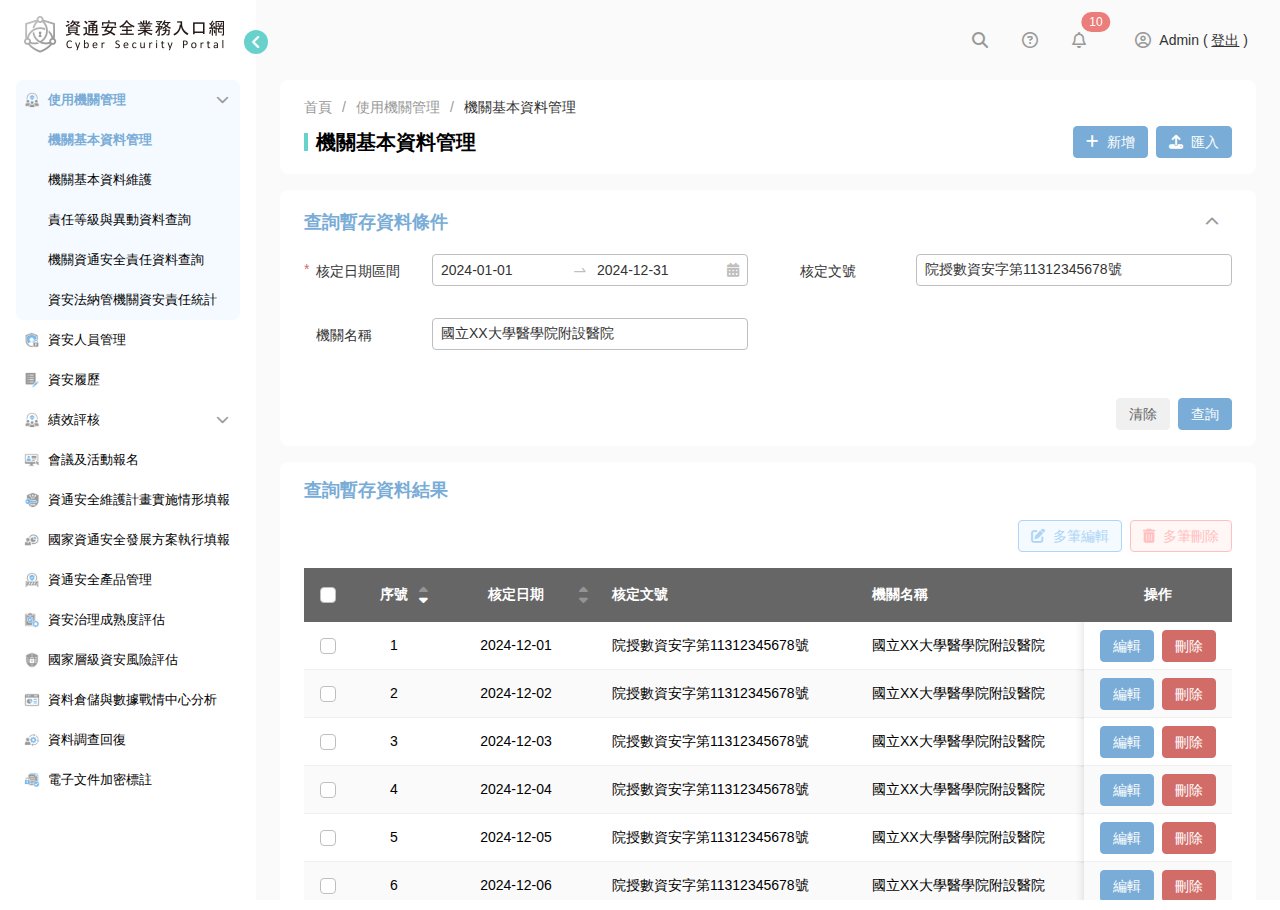
<file: index.html>
<!DOCTYPE html>
<html lang="en">
  <head>
    <meta charset="UTF-8" />
    <meta name="viewport" content="width=device-width, initial-scale=1.0" />
    <link
      rel="stylesheet"
      href="https://cdnjs.cloudflare.com/ajax/libs/font-awesome/6.7.2/css/all.min.css"
      integrity="sha512-Evv84Mr4kqVGRNSgIGL/F/aIDqQb7xQ2vcrdIwxfjThSH8CSR7PBEakCr51Ck+w+/U6swU2Im1vVX0SVk9ABhg=="
      crossorigin="anonymous"
      referrerpolicy="no-referrer"
    />
    <link rel="stylesheet" href="./css/index.css" />
    <title>資通安全業務入口網 Example</title>
  </head>
  <body>
    <div id="app">
      <!-- Sidebar -->
      <aside class="sidebar-wrapper" id="sidebar">
        <a
          class="sidebar-logo"
          href="index.html"
          aria-label="資通安全業務入口網 Logo"
        ></a>
        <button
          class="btn sidebar-toggle-btn"
          id="toggleSidebarBtn"
          aria-label="側邊選單收合"
        >
          <i class="fa-solid fa-angle-left"></i>
        </button>
        <menu class="menu" id="menuContainer"></menu>
      </aside>

      <main class="main-container">
        <!-- Navbar -->
        <nav class="navbar">
          <button id="globalSearchBtn" class="btn" aria-label="全域搜尋">
            <i class="fa-solid fa-magnifying-glass"></i>
          </button>

          <button id="infoBtn" class="btn" aria-label="資訊">
            <i class="fa-regular fa-circle-question"></i>
          </button>
          <button id="notifyBtn" class="btn" aria-label="通知">
            <i class="fa-regular fa-bell"></i>
            <span class="badge red">10</span>
          </button>
          <div class="user-wrapper">
            <i class="fa-regular fa-circle-user"></i>
            <span class="username">
              Admin (
              <a id="logoutBtn" class="logout" href="login.html">登出</a> )
            </span>
          </div>
        </nav>

        <div class="main-content">
          <div class="title-section mb-4">
            <ul class="breadcrumb">
              <li class="breadcrumb-item">
                <a href="index.html" aria-label="首頁">首頁</a>
              </li>
              <li class="breadcrumb-item slash">/</li>
              <li class="breadcrumb-item">使用機關管理</li>
              <li class="breadcrumb-item slash">/</li>
              <li class="breadcrumb-item active">機關基本資料管理</li>
            </ul>
            <div class="title-wrapper">
              <h1 class="page-title">機關基本資料管理</h1>
              <div class="button-group">
                <button
                  class="btn btn-small primary"
                  id="addBtn"
                  aria-label="新增"
                >
                  <i class="fa-solid fa-plus"></i>
                  <span>新增</span>
                </button>
                <button
                  class="btn btn-small primary"
                  id="importBtn"
                  aria-label="匯入"
                >
                  <i class="fa-solid fa-upload"></i>
                  <span>匯入</span>
                </button>
              </div>
            </div>
          </div>

          <div id="querySection" class="query-section box mb-4">
            <h3 class="section-title">
              <span>查詢暫存資料條件</span>
              <button id="queryCollapseBtn" class="collapse-btn btn btn-small">
                <i class="fa-solid fa-chevron-up"></i>
              </button>
            </h3>
            <div class="query-wrapper mt-4">
              <form class="form-wrapper" id="queryForm" action="">
                <div class="form-item required">
                  <label class="form-item-title">核定日期區間</label>
                  <!-- 展開的日期元件樣式以使用的套件即可，但字體、顏色須符合規範 -->
                  <div class="datepicker-input small">
                    <span id="dateStartTime" class="text"> 2024-01-01 </span>
                    <i class="icon-date-range"></i>
                    <span id="dateEndTime" class="text"> 2024-12-31 </span>
                    <i class="icon-calendar fa-solid fa-calendar-days"></i>
                  </div>
                </div>
                <div class="form-item">
                  <label class="form-item-title" for="number"> 核定文號 </label>
                  <input
                    class="small"
                    type="text"
                    id="number"
                    name="number"
                    value="院授數資安字第11312345678號"
                    placeholder="請輸入"
                  />
                </div>
                <div class="form-item">
                  <label class="form-item-title" for="name"> 機關名稱 </label>
                  <input
                    class="small"
                    type="text"
                    id="name"
                    name="name"
                    value="國立XX大學醫學院附設醫院"
                    placeholder="請輸入"
                  />
                </div>
              </form>
              <div class="button-group justify-end mt-6">
                <button type="button" class="btn btn-small secondary">
                  清除
                </button>
                <button type="button" class="btn btn-small primary">
                  查詢
                </button>
              </div>
            </div>
          </div>

          <div class="box flex-1">
            <h3 class="section-title">
              <span>查詢暫存資料結果</span>
            </h3>
            <div class="table-action button-group justify-end">
              <button
                class="btn btn-small primary"
                id="editBtn"
                aria-label="多筆編輯"
                disabled
              >
                <i class="fa-solid fa-pen-to-square"></i>
                <span>多筆編輯</span>
              </button>
              <button
                class="btn btn-small danger"
                id="multiDeleteBtn"
                aria-label="多筆刪除"
                disabled
              >
                <i class="fa-solid fa-trash-can"></i>
                <span>多筆刪除</span>
              </button>
              <button
                class="btn btn-small secondary hidden"
                id="cancelEditModeBtn"
                aria-label="取消編輯"
              >
                <i class="fa-solid fa-circle-xmark"></i>
                <span>取消編輯</span>
              </button>
              <button
                class="btn btn-small primary hidden"
                id="submitEditModeBtn"
                aria-label="確認編輯"
              >
                <i class="fa-solid fa-file-circle-check"></i>
                <span>多筆儲存</span>
              </button>
            </div>
            <div class="table-container">
              <table class="data-table">
                <thead>
                  <tr>
                    <th class="align-center">
                      <input type="checkbox" id="checkAll" aria-label="全選" />
                    </th>
                    <th class="sortable align-center">
                      序號
                      <span class="sort-icon">
                        <i id="idArrow" class="fa-solid fa-sort-up"></i>
                        <i
                          id="idArrow"
                          class="fa-solid fa-sort-down active"
                        ></i>
                      </span>
                    </th>
                    <th class="sortable align-center">
                      核定日期
                      <span class="sort-icon">
                        <i id="idArrow" class="fa-solid fa-sort-up"></i>
                        <i id="idArrow" class="fa-solid fa-sort-down"></i>
                      </span>
                    </th>
                    <th>核定文號</th>
                    <th>機關名稱</th>
                    <th class="sortable align-center">
                      狀態
                      <span class="sort-icon">
                        <i id="idArrow" class="fa-solid fa-sort-up"></i>
                        <i id="idArrow" class="fa-solid fa-sort-down"></i>
                      </span>
                    </th>
                    <th class="align-center">操作</th>
                  </tr>
                </thead>
                <tbody id="tableBody"></tbody>
              </table>
            </div>

            <div class="pagination mt-6">
              <span class="total">
                共<span id="totalRecords" class="ml-2 mr-2">12</span>筆
              </span>

              <div class="select-trigger small" id="selectTrigger">
                <div class="select-trigger-text">10筆 / 頁</div>
                <i class="trigger-arrow fa-solid fa-chevron-down"></i>
              </div>
              <button
                id="toPrevBtn"
                class="btn pagination-arrow"
                aria-label="上一頁"
                disabled
              >
                <i class="fa-solid fa-chevron-left"></i>
              </button>
              <ul id="paginationWrapper" class="pagination-list"></ul>
              <button
                id="toNextBtn"
                class="btn pagination-arrow"
                aria-label="下一頁"
              >
                <i class="fa-solid fa-chevron-right"></i>
              </button>
              <div class="jump-to-page">
                <label for="jumpInput">跳至</label>
                <input
                  class="jump-to-page-input small"
                  type="number"
                  id="jumpInput"
                  value="1"
                  min="1"
                />
              </div>
            </div>
          </div>
        </div>
      </main>
    </div>

    <!-- Modal - 刪除資料 -->
    <div class="modal" id="deleteModal">
      <div class="modal-content">
        <div class="modal-header">
          <h2 class="modal-title">提示視窗</h2>
          <button
            class="btn close-btn"
            id="closeDeleteModal"
            aria-label="關閉視窗"
          >
            <i class="fa-solid fa-xmark"></i>
          </button>
        </div>
        <div class="modal-body"></div>
        <div class="modal-footer">
          <button
            class="btn btn-small secondary"
            id="cancelDeleteBtn"
            aria-label="取消"
          >
            取消
          </button>
          <button
            class="btn btn-small danger"
            id="submitDeleteBtn"
            aria-label="確認"
          >
            確認
          </button>
        </div>
      </div>
      <div class="overlay"></div>
    </div>

    <!-- Modal - 多筆編輯確認 -->
    <div class="modal" id="editModal">
      <div class="modal-content">
        <div class="modal-header">
          <h2 class="modal-title">提示視窗</h2>
          <button
            class="btn close-btn"
            id="closeDeleteModal"
            aria-label="關閉視窗"
          >
            <i class="fa-solid fa-xmark"></i>
          </button>
        </div>
        <div class="modal-body"></div>
        <div class="modal-footer">
          <button
            class="btn btn-small secondary"
            id="cancelEditBtn"
            aria-label="取消"
          >
            取消
          </button>
          <button
            class="btn btn-small primary"
            id="submitEditBtn"
            aria-label="確認"
          >
            確認
          </button>
        </div>
      </div>
      <div class="overlay"></div>
    </div>

    <!-- Modal - 編輯單筆項目 -->
    <div class="modal" id="editSingleModal">
      <div class="modal-content">
        <div class="modal-header">
          <h2 class="modal-title">大標題</h2>
          <button
            class="btn close-btn"
            id="closeSingleModal"
            aria-label="關閉視窗"
          >
            <i class="fa-solid fa-xmark"></i>
          </button>
        </div>
        <div class="modal-body">
          <form class="form-wrapper" id="editForm" action="">
            <div class="form-item required">
              <label class="form-item-title" for="title"> 標題文字 </label>
              <div class="form-item-content">
                <input
                  class="small"
                  type="text"
                  id="title"
                  name="title"
                  placeholder="請輸入內容"
                />
                <span class="message">輔助說明文字</span>
              </div>
            </div>
            <div class="form-item error">
              <label class="form-item-title" for="title11">標題文字</label>
              <div class="form-item-content">
                <input
                  class="small"
                  type="text"
                  id="title11"
                  name="title11"
                  placeholder="請輸入內容"
                />
                <span class="message">錯誤提示文字</span>
              </div>
            </div>
            <div class="form-item">
              <label class="form-item-title">標題文字</label>
              <!-- 展開的日期元件樣式以使用的套件即可，但字體、顏色須符合規範 -->
              <div class="form-item-content">
                <div class="datepicker-input small">
                  <span id="dateStartTime" class="text placeholder"
                    >開始時間</span
                  >
                  <i class="icon-date-range"></i>
                  <span id="dateEndTime" class="text placeholder"
                    >結束時間</span
                  >
                  <i class="icon-calendar fa-solid fa-calendar-days"></i>
                </div>
              </div>
            </div>
            <div class="form-item">
              <label class="form-item-title">標題文字</label>
              <div class="checkbox-group">
                <div class="checkbox-wrapper">
                  <input
                    type="checkbox"
                    id="checkbox1"
                    name="checkbox1"
                    value="checkbox1"
                    aria-label="選項1"
                  />
                  <label for="checkbox1">選項1</label>
                </div>
                <div class="checkbox-wrapper">
                  <input
                    type="checkbox"
                    id="checkbox2"
                    name="checkbox2"
                    value="checkbox2"
                    aria-label="選項2"
                  />
                  <label for="checkbox2">選項2</label>
                </div>
              </div>
            </div>
            <div class="form-item">
              <label class="form-item-title">標題文字</label>
              <div class="radio-group">
                <div class="radio-wrapper">
                  <input type="radio" id="radio1" name="radio" value="radio1" />
                  <label for="radio1">選項1</label>
                </div>
                <div class="radio-wrapper">
                  <input type="radio" id="radio2" name="radio" value="radio2" />
                  <label for="radio2">選項2</label>
                </div>
              </div>
            </div>
            <div class="form-item">
              <label class="form-item-title"> 狀態 </label>
              <div class="select-trigger small" id="selectTrigger">
                <div class="select-trigger-text">
                  <div class="status-wrapper">
                    <i class="status-icon pending fa-solid fa-circle"></i>
                    <span>待審查 </span>
                  </div>
                </div>
                <i class="trigger-arrow fa-solid fa-chevron-down"></i>
              </div>
            </div>
            <div class="form-item">
              <label class="form-item-title"> 標題文字 </label>
              <div class="select-trigger small" id="selectTrigger">
                <div class="select-trigger-text">
                  <div class="status-wrapper">
                    <span class="placeholder">請選擇</span>
                  </div>
                </div>
                <i class="trigger-arrow fa-solid fa-chevron-down"></i>
              </div>
            </div>
            <div class="form-item">
              <label class="form-item-title"> 標題文字 </label>
              <div class="select-trigger small" id="selectTrigger">
                <div class="select-trigger-text">
                  <div class="status-wrapper">
                    <span class="placeholder">請選擇</span>
                  </div>
                </div>
                <i class="trigger-arrow fa-solid fa-chevron-down"></i>
              </div>
            </div>
          </form>
        </div>
        <div class="modal-footer">
          <button
            class="btn btn-small secondary"
            id="cancelEditSingleBtn"
            aria-label="取消"
          >
            取消
          </button>
          <button
            class="btn btn-small primary"
            id="submitEditSingleBtn"
            aria-label="確認"
          >
            確認
          </button>
        </div>
      </div>
      <div class="overlay"></div>
    </div>

    <!-- Modal - 取消單筆確認 -->
    <div class="modal" id="checkModal">
      <div class="modal-content">
        <div class="modal-header">
          <h2 class="modal-title">提示視窗</h2>
          <button
            class="btn close-btn"
            id="closeCheckModal"
            aria-label="關閉視窗"
          >
            <i class="fa-solid fa-xmark"></i>
          </button>
        </div>
        <div class="modal-body">
          <p>有尚未儲存的資料，確定要關閉嗎？</p>
        </div>
        <div class="modal-footer">
          <button
            class="btn btn-small secondary"
            id="cancelCheckBtn"
            aria-label="取消"
          >
            取消
          </button>
          <button
            class="btn btn-small primary"
            id="submitCheckBtn"
            aria-label="確認"
          >
            確認
          </button>
        </div>
      </div>
      <div class="overlay"></div>
    </div>

    <!-- Select (頁碼 Size 下拉選單) -->
    <ul class="dropdown-panel" id="dropdownPanel">
      <li class="dropdown-option" data-value="10">10 筆</li>
      <li class="dropdown-option" data-value="20">20 筆</li>
      <li class="dropdown-option" data-value="30">30 筆</li>
      <li class="dropdown-option" data-value="50">50 筆</li>
    </ul>

    <!-- Select (狀態下拉選單) -->
    <ul class="dropdown-panel" id="dropdownStatusPanel">
      <li class="dropdown-option" data-value="pending">待審查</li>
      <li class="dropdown-option" data-value="reviewing">審查中</li>
      <li class="dropdown-option" data-value="recheck">待複審</li>
      <li class="dropdown-option" data-value="closed">已結案</li>
    </ul>

    <script type="module" src="./js/index.js"></script>
    <script type="module" src="./js/main.js"></script>
  </body>
</html>
</file>
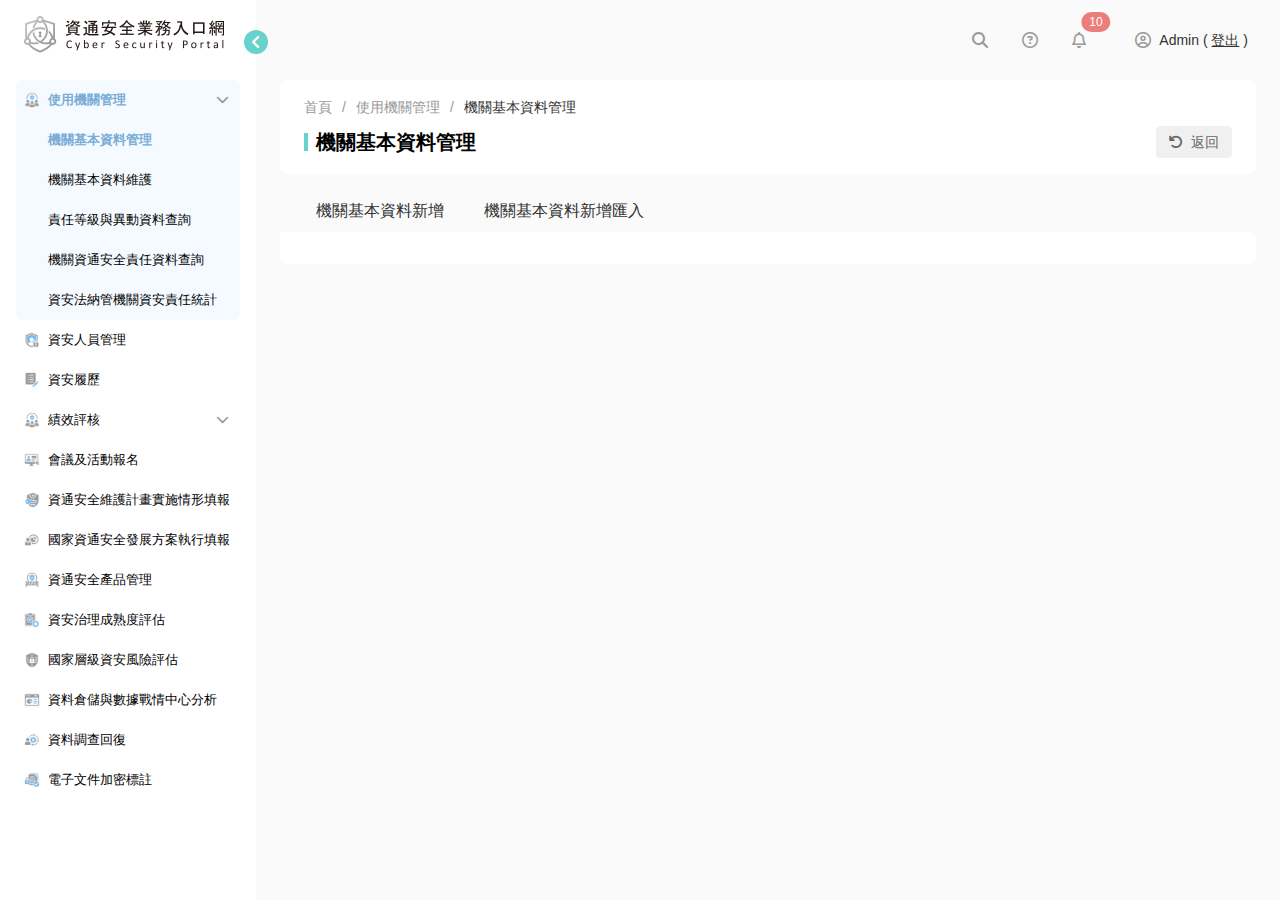
<file: create.html>
<!DOCTYPE html>
<html lang="en">
  <head>
    <meta charset="UTF-8" />
    <meta name="viewport" content="width=device-width, initial-scale=1.0" />
    <link
      rel="stylesheet"
      href="https://cdnjs.cloudflare.com/ajax/libs/font-awesome/6.7.2/css/all.min.css"
      integrity="sha512-Evv84Mr4kqVGRNSgIGL/F/aIDqQb7xQ2vcrdIwxfjThSH8CSR7PBEakCr51Ck+w+/U6swU2Im1vVX0SVk9ABhg=="
      crossorigin="anonymous"
      referrerpolicy="no-referrer"
    />
    <link rel="stylesheet" href="./css/index.css" />
    <title>資通安全業務入口網 Example</title>
  </head>
  <body>
    <div id="app">
      <!-- Sidebar -->
      <aside class="sidebar-wrapper" id="sidebar">
        <a
          class="sidebar-logo"
          href="index.html"
          aria-label="資通安全業務入口網 Logo"
        ></a>
        <button
          class="btn sidebar-toggle-btn"
          id="toggleSidebarBtn"
          aria-label="側邊選單收合"
        >
          <i class="fa-solid fa-angle-left"></i>
        </button>
        <menu class="menu" id="menuContainer"></menu>
      </aside>

      <main class="main-container">
        <!-- Navbar -->
        <nav class="navbar">
          <button id="globalSearchBtn" class="btn" aria-label="全域搜尋">
            <i class="fa-solid fa-magnifying-glass"></i>
          </button>

          <button id="infoBtn" class="btn" aria-label="資訊">
            <i class="fa-regular fa-circle-question"></i>
          </button>
          <button id="notifyBtn" class="btn" aria-label="通知">
            <i class="fa-regular fa-bell"></i>
            <span class="badge red">10</span>
          </button>
          <div class="user-wrapper">
            <i class="fa-regular fa-circle-user"></i>
            <span class="username">
              Admin (
              <a id="logoutBtn" class="logout" href="login.html">登出</a> )
            </span>
          </div>
        </nav>

        <div class="main-content">
          <div class="title-section mb-4">
            <ul class="breadcrumb">
              <li class="breadcrumb-item">
                <a href="index.html" aria-label="首頁">首頁</a>
              </li>
              <li class="breadcrumb-item slash">/</li>
              <li class="breadcrumb-item">使用機關管理</li>
              <li class="breadcrumb-item slash">/</li>
              <li class="breadcrumb-item active">機關基本資料管理</li>
            </ul>
            <div class="title-wrapper">
              <h1 class="page-title">機關基本資料管理</h1>
              <div class="button-group">
                <button
                  class="btn btn-small secondary"
                  id="backBtn"
                  aria-label="返回"
                >
                  <i class="fa-solid fa-arrow-rotate-left"></i>
                  <span>返回</span>
                </button>
              </div>
            </div>
          </div>

          <div class="tabs flex-1">
            <ul class="tab-list">
              <li class="tab active" data-tab="create">機關基本資料新增</li>
              <li class="tab" data-tab="import">機關基本資料新增匯入</li>
            </ul>
            <div class="tab-contents flex-1">
              <div id="create" data-tab="create" class="tab-content active">
                <h2 class="subtitle mb-4">機關基本資料</h2>
                <form class="form-wrapper" id="createForm" action="">
                  <div class="form-item required">
                    <label class="form-item-title" for="title">
                      核定文號
                    </label>
                    <input
                      class="small"
                      type="text"
                      id="title"
                      name="title"
                      placeholder="請輸入"
                    />
                  </div>
                  <div class="form-item required">
                    <label class="form-item-title"> 核定日期 </label>
                    <!-- 展開的日期元件樣式以使用的套件即可，但字體、顏色須符合規範 -->
                    <div class="datepicker-input small">
                      <span id="dateTime" class="text placeholder"
                        >請選擇日期</span
                      >
                      <i class="icon-calendar fa-solid fa-calendar-days"></i>
                    </div>
                  </div>
                  <div class="form-item required">
                    <label class="form-item-title">代碼類別</label>
                    <div class="radio-group">
                      <div class="radio-wrapper">
                        <input
                          type="radio"
                          id="radio1"
                          name="radio"
                          value="radio1"
                          aria-label="OID"
                        />
                        <label for="radio1">OID</label>
                      </div>
                      <div class="radio-wrapper">
                        <input
                          type="radio"
                          id="radio2"
                          name="radio"
                          value="radio2"
                          aria-label="統一編號"
                        />
                        <label for="radio2">統一編號</label>
                      </div>
                      <div class="radio-wrapper">
                        <input
                          type="radio"
                          id="radio3"
                          name="radio"
                          value="radio3"
                          aria-label="無機關代碼"
                        />
                        <label for="radio3">無機關代碼</label>
                      </div>
                    </div>
                  </div>
                  <div class="form-item">
                    <label class="form-item-title" for="code"> 代碼 </label>
                    <input
                      class="small"
                      type="text"
                      id="code"
                      name="code"
                      placeholder="請輸入"
                    />
                  </div>
                  <div class="form-item required">
                    <label class="form-item-title" for="organ">
                      機關名稱
                    </label>
                    <input
                      class="small"
                      type="text"
                      id="organ"
                      name="organ"
                      placeholder="請輸入"
                    />
                  </div>
                  <div class="form-item required">
                    <label class="form-item-title" for="type">
                      納管身分別
                    </label>
                    <div class="radio-group">
                      <div class="radio-wrapper">
                        <input
                          type="radio"
                          id="radio3"
                          name="radio"
                          value="radio3"
                          aria-label="公務機關"
                        />
                        <label for="radio3">公務機關</label>
                      </div>
                      <div class="radio-wrapper">
                        <input
                          type="radio"
                          id="radio4"
                          name="radio"
                          value="radio4"
                          aria-label="特定非公務機關"
                        />
                        <label for="radio4">特定非公務機關</label>
                      </div>
                    </div>
                  </div>
                  <div class="form-item required">
                    <label class="form-item-title" for="organContact">
                      機關聯絡方式
                    </label>
                    <input
                      class="small"
                      type="text"
                      id="organContact"
                      name="organContact"
                      placeholder="請輸入"
                    />
                  </div>
                  <div class="form-item">
                    <label class="form-item-title" for="organ2">
                      提報機關
                    </label>
                    <input
                      class="small"
                      type="text"
                      id="organ2"
                      name="organ2"
                      placeholder="請輸入"
                    />
                  </div>
                  <div class="form-item">
                    <label class="form-item-title" for="organ3">
                      上一級機關
                    </label>
                    <input
                      class="small"
                      type="text"
                      id="organ3"
                      name="organ3"
                      placeholder="請輸入"
                    />
                  </div>
                  <div class="form-item">
                    <label class="form-item-title" for="organ4">
                      上級機關
                    </label>
                    <input
                      class="small"
                      type="text"
                      id="organ4"
                      name="organ4"
                      placeholder="請輸入"
                    />
                  </div>
                  <div class="form-item">
                    <label class="form-item-title" for="organ5">
                      中央目的事業主管機關
                    </label>
                    <input
                      class="small"
                      type="text"
                      id="organ5"
                      name="organ5"
                      placeholder="請輸入"
                    />
                  </div>
                  <div class="form-item required">
                    <label class="form-item-title"> 資通安全責任等級 </label>
                    <div class="select-trigger small" id="selectLevelTrigger">
                      <div class="select-trigger-text">
                        <div class="status-wrapper">
                          <span>A級</span>
                        </div>
                      </div>
                      <i class="trigger-arrow fa-solid fa-chevron-down"></i>
                    </div>
                  </div>
                  <div class="form-item required">
                    <label class="form-item-title"> 法條依據 </label>
                    <div class="select-trigger small" id="selectMultiTrigger">
                      <div class="select-trigger-text">
                        <div class="status-wrapper">
                          <span class="multi-option">
                            法條一名稱
                            <i class="icon-close fa-solid fa-xmark"></i>
                          </span>
                          <span class="multi-option">
                            法條二文字
                            <i class="icon-close fa-solid fa-xmark"></i>
                          </span>
                          <span class="multi-option ellipsis"> +2 </span>
                        </div>
                      </div>
                      <i class="trigger-arrow fa-solid fa-chevron-down"></i>
                    </div>
                  </div>
                  <div class="form-item required">
                    <label class="form-item-title"> 機關屬性 </label>
                    <div class="select-trigger small" id="selectOrganTrigger">
                      <div class="select-trigger-text">
                        <div class="status-wrapper">
                          <span>中央機關</span>
                        </div>
                      </div>
                      <i class="trigger-arrow fa-solid fa-chevron-down"></i>
                    </div>
                  </div>
                  <div class="form-item required">
                    <label class="form-item-title"> 異動註記 </label>
                    <div class="select-trigger small" id="selectCommentTrigger">
                      <div class="select-trigger-text">
                        <div class="status-wrapper">
                          <span>首次核定</span>
                        </div>
                      </div>
                      <i class="trigger-arrow fa-solid fa-chevron-down"></i>
                    </div>
                  </div>
                  <div class="form-item">
                    <label class="form-item-title"
                      >是否為關鍵基礎設施提供者</label
                    >
                    <div class="radio-group">
                      <div class="radio-wrapper">
                        <input
                          type="radio"
                          id="yes"
                          name="radio"
                          value="yes"
                          aria-label="是"
                        />
                        <label for="yes">是</label>
                      </div>
                      <div class="radio-wrapper">
                        <input
                          type="radio"
                          id="no"
                          name="radio"
                          value="no"
                          aria-label="否"
                        />
                        <label for="no">否</label>
                      </div>
                    </div>
                  </div>
                  <div class="form-group-section mb-6">
                    <h3 class="form-group-title">關鍵基礎設施(CI)</h3>
                    <div id="formGroup" class="form-wrapper">
                      <div class="form-item">
                        <label class="form-item-title"> 領域 </label>
                        <div
                          class="select-trigger small"
                          id="selectCommentTrigger"
                        >
                          <div class="select-trigger-text">
                            <div class="status-wrapper">
                              <span>能源</span>
                            </div>
                          </div>
                          <i class="trigger-arrow fa-solid fa-chevron-down"></i>
                        </div>
                      </div>
                      <div class="form-item">
                        <label class="form-item-title" for="sub">
                          次領域
                        </label>
                        <input
                          class="small"
                          type="text"
                          id="sub"
                          name="sub"
                          placeholder="請輸入"
                        />
                      </div>
                      <div class="form-item">
                        <label class="form-item-title"> 等級 </label>
                        <div
                          class="select-trigger small"
                          id="selectCommentTrigger"
                        >
                          <div class="select-trigger-text">
                            <div class="status-wrapper">
                              <span>一級</span>
                            </div>
                          </div>
                          <i class="trigger-arrow fa-solid fa-chevron-down"></i>
                        </div>
                      </div>
                      <div class="form-item">
                        <label class="form-item-title"> 名稱 </label>
                        <div
                          class="select-trigger small"
                          id="selectCommentTrigger"
                        >
                          <div class="select-trigger-text">
                            <div class="status-wrapper">
                              <span>國立XX大學醫學院附設醫院</span>
                            </div>
                          </div>
                          <i class="trigger-arrow fa-solid fa-chevron-down"></i>
                        </div>
                      </div>
                      <div class="form-item">
                        <label class="form-item-title" for="core">
                          核心業務
                        </label>
                        <input
                          class="small"
                          type="text"
                          id="core"
                          name="core"
                          placeholder="請輸入"
                        />
                      </div>
                      <div class="form-item">
                        <label class="form-item-title" for="organ6">
                          通報應變主管機關
                        </label>
                        <input
                          class="small"
                          type="text"
                          id="organ6"
                          name="organ6"
                          placeholder="請輸入"
                        />
                      </div>
                      <div class="form-item">
                        <label class="form-item-title" for="cii">
                          CII-系統
                        </label>
                        <input
                          class="small"
                          type="text"
                          id="cii"
                          name="cii"
                          placeholder="請輸入"
                        />
                      </div>
                      <div class="form-item">
                        <label class="form-item-title" for="cii">
                          CII-系統維管者
                        </label>
                        <input
                          class="small"
                          type="text"
                          id="cii-maintainer"
                          name="cii-maintainer"
                          placeholder="請輸入"
                        />
                      </div>
                    </div>
                  </div>
                  <div class="form-item w-full">
                    <label class="form-item-title" for="desc"> 調整說明 </label>
                    <input
                      class="small"
                      type="text"
                      id="desc"
                      name="desc"
                      placeholder="請輸入"
                    />
                  </div>
                  <div class="form-item w-full">
                    <label class="form-item-title" for="info"> 備註 </label>
                    <textarea
                      class="small"
                      rows="5"
                      id="info"
                      name="info"
                      placeholder="請輸入"
                    ></textarea>
                  </div>

                  <div class="button-group justify-end">
                    <button
                      class="btn btn-small secondary"
                      id="clearBtn"
                      aria-label="清除"
                    >
                      清除
                    </button>
                    <button
                      class="btn btn-small secondary"
                      id="cancelCreateBtn"
                      aria-label="取消"
                    >
                      取消
                    </button>
                    <button
                      class="btn btn-small primary"
                      id="submitCreateBtn"
                      aria-label="暫存"
                    >
                      暫存
                    </button>
                    <button
                      class="btn btn-small primary"
                      id="submitCreateBtn"
                      aria-label="新增"
                    >
                      新增
                    </button>
                  </div>
                </form>
              </div>
              <div id="import" data-tab="import" class="tab-content">
                <h2 class="subtitle mb-4">資料匯入</h2>
                <form action="" class="form-wrapper">
                  <div class="form-item w-full">
                    <div class="file-wrapper draggable-file-wrapper">
                      <label for="fileInput" class="draggable-file">
                        <i class="icon-upload fa-solid fa-cloud-arrow-up"></i>
                        <span class="draggable-file-title">
                          點擊新增或拖曳檔案到此區塊
                        </span>
                        <button type="button" class="btn btn-small primary">
                          新增
                        </button>
                      </label>
                      <input
                        type="file"
                        id="fileInput"
                        accept="image/png, image/jpeg"
                      />
                      <p class="hint">
                        限制上傳檔案類型說明文，檔案大小不超過說明文
                      </p>
                      <ul class="file-list">
                        <li class="file-item">
                          <i class="icon-file fa-solid fa-file-lines"></i>
                          <span class="file-name">檔案名稱.jpg</span>
                          <i class="icon-check fa-solid fa-circle-check"></i>
                          <i class="icon-delete fa-solid fa-xmark"></i>
                        </li>
                      </ul>
                    </div>
                  </div>
                </form>
                <div class="button-group justify-end">
                  <button
                    class="btn btn-small secondary"
                    id="cancelCreateBtn2"
                    aria-label="取消"
                  >
                    取消
                  </button>
                  <button
                    class="btn btn-small primary"
                    id="submitCreateBtn2"
                    aria-label="匯入"
                  >
                    匯入
                  </button>
                </div>
              </div>
            </div>
          </div>
        </div>
      </main>
    </div>

    <!-- Modal - 取消確認 -->
    <div class="modal" id="cancelCheckModal">
      <div class="modal-content">
        <div class="modal-header">
          <h2 class="modal-title">提示視窗</h2>
          <button
            class="btn close-btn"
            id="closeDeleteModal"
            aria-label="關閉視窗"
          >
            <i class="fa-solid fa-xmark"></i>
          </button>
        </div>
        <div class="modal-body"></div>
        <div class="modal-footer">
          <button
            class="btn btn-small secondary"
            id="cancelBtn"
            aria-label="取消"
          >
            取消
          </button>
          <button
            class="btn btn-small primary"
            id="submitBtn"
            aria-label="確認"
          >
            確認
          </button>
        </div>
      </div>
      <div class="overlay"></div>
    </div>

    <!-- Select (狀態下拉選單) -->
    <ul class="dropdown-panel" id="dropdownLevelPanel">
      <li class="dropdown-option" data-value="a">A級</li>
      <li class="dropdown-option" data-value="b">B級</li>
      <li class="dropdown-option" data-value="c">C級</li>
      <li class="dropdown-option" data-value="d">D級</li>
      <li class="dropdown-option" data-value="e">E級</li>
    </ul>

    <!-- Modal - 取消確認 -->
    <div class="modal" id="checkModal">
      <div class="modal-content">
        <div class="modal-header">
          <h2 class="modal-title">提示視窗</h2>
          <button
            class="btn close-btn"
            id="closeCheckModal"
            aria-label="關閉視窗"
          >
            <i class="fa-solid fa-xmark"></i>
          </button>
        </div>
        <div class="modal-body">
          <p>有尚未儲存的資料，確定要離開嗎？</p>
        </div>
        <div class="modal-footer">
          <button
            class="btn btn-small secondary"
            id="cancelCheckBtn"
            aria-label="取消"
          >
            取消
          </button>
          <button
            class="btn btn-small primary"
            id="submitCheckBtn"
            aria-label="確認"
          >
            確認
          </button>
        </div>
      </div>
      <div class="overlay"></div>
    </div>

    <script type="module" src="./js/index.js"></script>
    <script type="module" src="./js/create.js"></script>
  </body>
</html>
</file>
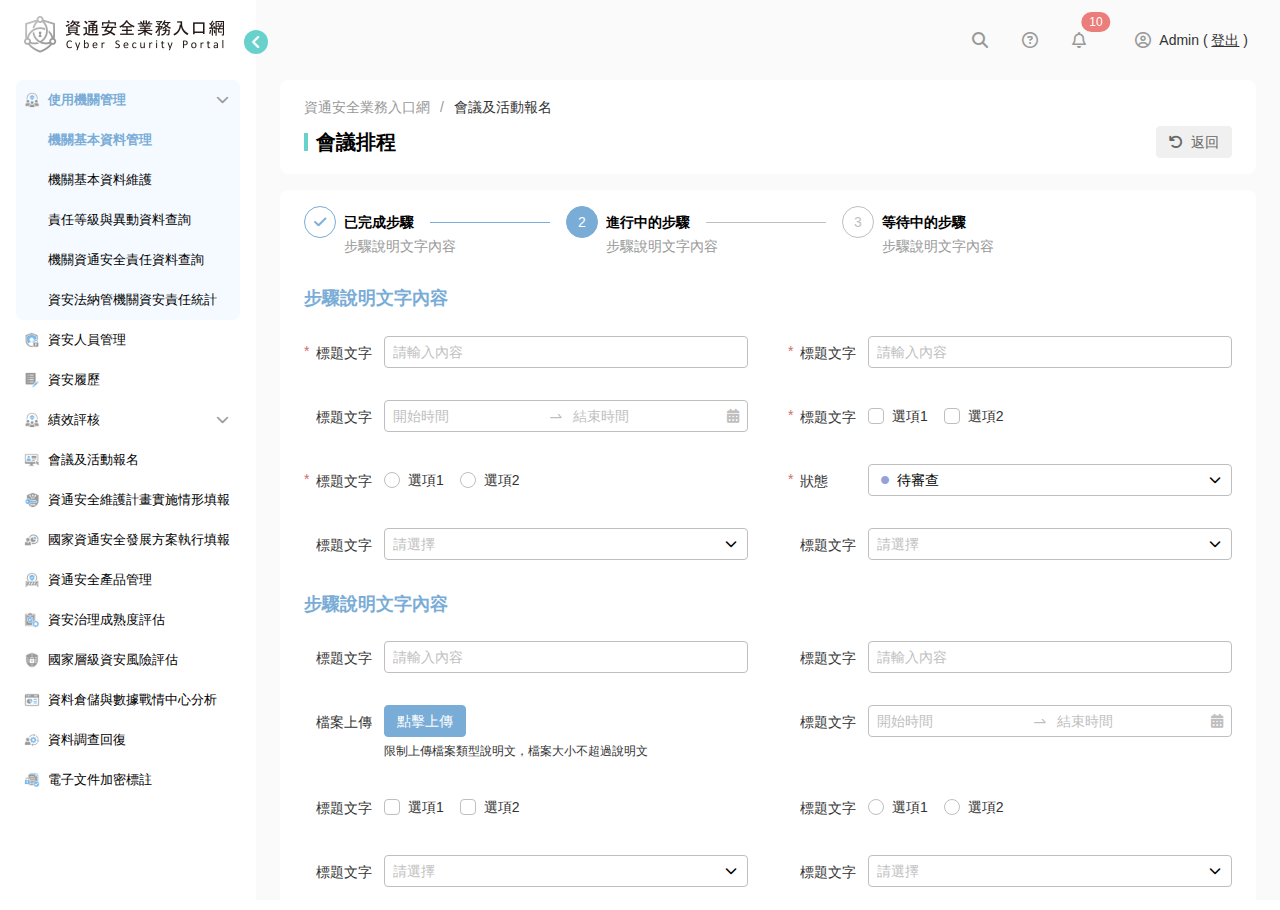
<file: edit.html>
<!DOCTYPE html>
<html lang="en">
  <head>
    <meta charset="UTF-8" />
    <meta name="viewport" content="width=device-width, initial-scale=1.0" />
    <link
      rel="stylesheet"
      href="https://cdnjs.cloudflare.com/ajax/libs/font-awesome/6.7.2/css/all.min.css"
      integrity="sha512-Evv84Mr4kqVGRNSgIGL/F/aIDqQb7xQ2vcrdIwxfjThSH8CSR7PBEakCr51Ck+w+/U6swU2Im1vVX0SVk9ABhg=="
      crossorigin="anonymous"
      referrerpolicy="no-referrer"
    />
    <link rel="stylesheet" href="./css/index.css" />
    <title>資通安全業務入口網 Example</title>
  </head>
  <body>
    <div id="app">
      <!-- Sidebar -->
      <aside class="sidebar-wrapper" id="sidebar">
        <a
          class="sidebar-logo"
          href="index.html"
          aria-label="資通安全業務入口網 Logo"
        ></a>
        <button
          class="btn sidebar-toggle-btn"
          id="toggleSidebarBtn"
          aria-label="側邊選單收合"
        >
          <i class="fa-solid fa-angle-left"></i>
        </button>
        <menu class="menu" id="menuContainer"></menu>
      </aside>

      <main class="main-container">
        <!-- Navbar -->
        <nav class="navbar">
          <button id="globalSearchBtn" class="btn" aria-label="全域搜尋">
            <i class="fa-solid fa-magnifying-glass"></i>
          </button>

          <button id="infoBtn" class="btn" aria-label="資訊">
            <i class="fa-regular fa-circle-question"></i>
          </button>
          <button id="notifyBtn" class="btn" aria-label="通知">
            <i class="fa-regular fa-bell"></i>
            <span class="badge red">10</span>
          </button>
          <div class="user-wrapper">
            <i class="fa-regular fa-circle-user"></i>
            <span class="username">
              Admin (
              <a id="logoutBtn" class="logout" href="login.html">登出</a> )
            </span>
          </div>
        </nav>

        <div class="main-content">
          <div class="title-section mb-4">
            <ul class="breadcrumb">
              <li class="breadcrumb-item">資通安全業務入口網</li>
              <li class="breadcrumb-item slash">/</li>
              <li class="breadcrumb-item active">會議及活動報名</li>
            </ul>
            <div class="title-wrapper">
              <h1 class="page-title">會議排程</h1>
              <div class="button-group">
                <button
                  class="btn btn-small secondary"
                  id="backBtn"
                  aria-label="返回"
                >
                  <i class="fa-solid fa-arrow-rotate-left"></i>
                  <span>返回</span>
                </button>
              </div>
            </div>
          </div>

          <div class="section-container">
            <!-- 步驟 -->
            <div class="step-container mb-8">
              <div class="step-item completed">
                <div class="step-content">
                  <div class="step-circle">
                    <i class="fa-solid fa-check"></i>
                  </div>
                  <h4 class="step-title">已完成步驟</h4>
                  <div class="step-line"></div>
                </div>
                <p class="step-description">步驟說明文字內容</p>
              </div>
              <div class="step-item active">
                <div class="step-content">
                  <div class="step-circle">2</div>
                  <h4 class="step-title">進行中的步驟</h4>
                  <div class="step-line"></div>
                </div>
                <p class="step-description">步驟說明文字內容</p>
              </div>
              <div class="step-item">
                <div class="step-content">
                  <div class="step-circle">3</div>
                  <h4 class="step-title">等待中的步驟</h4>
                  <div class="step-line"></div>
                </div>
                <p class="step-description">步驟說明文字內容</p>
              </div>
            </div>

            <form class="form-wrapper" id="editForm" action="">
              <h2 class="form-title subtitle mb-4">步驟說明文字內容</h2>
              <div class="form-item required">
                <label class="form-item-title" for="title"> 標題文字 </label>
                <input
                  class="small"
                  type="text"
                  id="title"
                  name="title"
                  placeholder="請輸入內容"
                />
              </div>
              <div class="form-item required">
                <label class="form-item-title" for="title11">標題文字</label>
                <input
                  class="small"
                  type="text"
                  id="title11"
                  name="title11"
                  placeholder="請輸入內容"
                />
              </div>
              <div class="form-item">
                <label class="form-item-title">標題文字</label>
                <!-- 展開的日期元件樣式以使用的套件即可，但字體、顏色須符合規範 -->
                <div class="datepicker-input small">
                  <span id="dateStartTime" class="text placeholder"
                    >開始時間</span
                  >
                  <i class="icon-date-range"></i>
                  <span id="dateEndTime" class="text placeholder"
                    >結束時間</span
                  >
                  <i class="icon-calendar fa-solid fa-calendar-days"></i>
                </div>
              </div>
              <div class="form-item required">
                <label class="form-item-title">標題文字</label>
                <div class="checkbox-group">
                  <div class="checkbox-wrapper">
                    <input
                      type="checkbox"
                      id="checkbox3"
                      name="checkbox3"
                      value="checkbox3"
                      aria-label="選項1"
                    />
                    <label for="checkbox3">選項1</label>
                  </div>
                  <div class="checkbox-wrapper">
                    <input
                      type="checkbox"
                      id="checkbox2"
                      name="checkbox2"
                      value="checkbox2"
                      aria-label="選項2"
                    />
                    <label for="checkbox2">選項2</label>
                  </div>
                </div>
              </div>
              <div class="form-item required">
                <label class="form-item-title">標題文字</label>
                <div class="radio-group">
                  <div class="radio-wrapper">
                    <input
                      type="radio"
                      id="radio1"
                      name="radio"
                      value="radio1"
                      aria-label="選項1"
                    />
                    <label for="radio1">選項1</label>
                  </div>
                  <div class="radio-wrapper">
                    <input
                      type="radio"
                      id="radio2"
                      name="radio"
                      value="radio2"
                      aria-label="選項2"
                    />
                    <label for="radio2">選項2</label>
                  </div>
                </div>
              </div>
              <div class="form-item required">
                <label class="form-item-title"> 狀態 </label>
                <div class="select-trigger small" id="selectStatusTrigger">
                  <div class="select-trigger-text">
                    <div class="status-wrapper">
                      <i class="status-icon pending fa-solid fa-circle"></i>
                      <span>待審查 </span>
                    </div>
                  </div>
                  <i class="trigger-arrow fa-solid fa-chevron-down"></i>
                </div>
              </div>
              <div class="form-item">
                <label class="form-item-title"> 標題文字 </label>
                <div class="select-trigger small" id="selectTrigger">
                  <div class="select-trigger-text">
                    <div class="status-wrapper">
                      <span class="placeholder">請選擇</span>
                    </div>
                  </div>
                  <i class="trigger-arrow fa-solid fa-chevron-down"></i>
                </div>
              </div>
              <div class="form-item">
                <label class="form-item-title"> 標題文字 </label>
                <div class="select-trigger small" id="selectTrigger">
                  <div class="select-trigger-text">
                    <div class="status-wrapper">
                      <span class="placeholder">請選擇</span>
                    </div>
                  </div>
                  <i class="trigger-arrow fa-solid fa-chevron-down"></i>
                </div>
              </div>
              <h2 class="form-title subtitle mb-4">步驟說明文字內容</h2>
              <div class="form-item">
                <label class="form-item-title" for="content2"> 標題文字 </label>
                <input
                  class="small"
                  type="text"
                  id="content2"
                  name="content2"
                  placeholder="請輸入內容"
                />
              </div>
              <div class="form-item">
                <label class="form-item-title" for="content"> 標題文字 </label>
                <input
                  class="small"
                  type="text"
                  id="content"
                  name="content"
                  placeholder="請輸入內容"
                />
              </div>
              <div class="form-item">
                <label class="form-item-title" for="fileInput">檔案上傳</label>
                <div class="file-wrapper">
                  <label for="fileInput" class="btn btn-small primary">
                    點擊上傳
                  </label>
                  <input
                    type="file"
                    id="fileInput"
                    accept="image/png, image/jpeg"
                  />
                  <p class="hint">
                    限制上傳檔案類型說明文，檔案大小不超過說明文
                  </p>
                </div>
              </div>
              <div class="form-item">
                <label class="form-item-title">標題文字</label>
                <!-- 展開的日期元件樣式以使用的套件即可，但字體、顏色須符合規範 -->
                <div class="datepicker-input small">
                  <span id="dateStartTime" class="text placeholder"
                    >開始時間</span
                  >
                  <i class="icon-date-range"></i>
                  <span id="dateEndTime" class="text placeholder"
                    >結束時間</span
                  >
                  <i class="icon-calendar fa-solid fa-calendar-days"></i>
                </div>
              </div>
              <div class="form-item">
                <label class="form-item-title">標題文字</label>
                <div class="checkbox-group">
                  <div class="checkbox-wrapper">
                    <input
                      type="checkbox"
                      id="checkbox1"
                      name="checkbox1"
                      value="checkbox1"
                      aria-label="選項1"
                    />
                    <label for="checkbox1">選項1</label>
                  </div>
                  <div class="checkbox-wrapper">
                    <input
                      type="checkbox"
                      id="checkbox4"
                      name="checkbox4"
                      value="checkbox4"
                      aria-label="選項2"
                    />
                    <label for="checkbox4">選項2</label>
                  </div>
                </div>
              </div>
              <div class="form-item">
                <label class="form-item-title">標題文字</label>
                <div class="radio-group">
                  <div class="radio-wrapper">
                    <input
                      type="radio"
                      id="radio3"
                      name="radio"
                      value="radio3"
                      aria-label="選項1"
                    />
                    <label for="radio3">選項1</label>
                  </div>
                  <div class="radio-wrapper">
                    <input
                      type="radio"
                      id="radio4"
                      name="radio"
                      value="radio4"
                      aria-label="選項2"
                    />
                    <label for="radio4">選項2</label>
                  </div>
                </div>
              </div>

              <div class="form-item">
                <label class="form-item-title"> 標題文字 </label>
                <div class="select-trigger small" id="selectTrigger">
                  <div class="select-trigger-text">
                    <div class="status-wrapper">
                      <span class="placeholder">請選擇</span>
                    </div>
                  </div>
                  <i class="trigger-arrow fa-solid fa-chevron-down"></i>
                </div>
              </div>
              <div class="form-item">
                <label class="form-item-title"> 標題文字 </label>
                <div class="select-trigger small" id="selectTrigger">
                  <div class="select-trigger-text">
                    <div class="status-wrapper">
                      <span class="placeholder">請選擇</span>
                    </div>
                  </div>
                  <i class="trigger-arrow fa-solid fa-chevron-down"></i>
                </div>
              </div>

              <div class="button-group justify-end">
                <button
                  class="btn btn-small secondary"
                  id="cancelCreateBtn"
                  aria-label="取消"
                >
                  取消編輯
                </button>
                <button
                  class="btn btn-small primary"
                  id="submitCreateBtn"
                  aria-label="儲存"
                >
                  存檔
                </button>
              </div>
            </form>
          </div>
        </div>
      </main>
    </div>

    <!-- Modal - 取消確認 -->
    <div class="modal" id="cancelCheckModal">
      <div class="modal-content">
        <div class="modal-header">
          <h2 class="modal-title">提示視窗</h2>
          <button
            class="btn close-btn"
            id="closeDeleteModal"
            aria-label="關閉視窗"
          >
            <i class="fa-solid fa-xmark"></i>
          </button>
        </div>
        <div class="modal-body"></div>
        <div class="modal-footer">
          <button
            class="btn btn-small secondary"
            id="cancelBtn"
            aria-label="取消"
          >
            取消
          </button>
          <button
            class="btn btn-small primary"
            id="submitBtn"
            aria-label="確認"
          >
            確認
          </button>
        </div>
      </div>
      <div class="overlay"></div>
    </div>

    <!-- Modal - 取消確認 -->
    <div class="modal" id="checkModal">
      <div class="modal-content">
        <div class="modal-header">
          <h2 class="modal-title">提示視窗</h2>
          <button class="btn close-btn" id="closeCheckModal">
            <i class="fa-solid fa-xmark"></i>
          </button>
        </div>
        <div class="modal-body">
          <p>有尚未儲存的資料，確定要離開嗎？</p>
        </div>
        <div class="modal-footer">
          <button
            class="btn btn-small secondary"
            id="cancelCheckBtn"
            aria-label="取消"
          >
            取消
          </button>
          <button
            class="btn btn-small primary"
            id="submitCheckBtn"
            aria-label="確認"
          >
            確認
          </button>
        </div>
      </div>
      <div class="overlay"></div>
    </div>

    <!-- Select (狀態下拉選單) -->
    <ul class="dropdown-panel" id="dropdownStatusPanel">
      <li class="dropdown-option" data-value="pending">待審查</li>
      <li class="dropdown-option" data-value="reviewing">審查中</li>
      <li class="dropdown-option" data-value="recheck">待複審</li>
      <li class="dropdown-option" data-value="closed">已結案</li>
    </ul>

    <script type="module" src="./js/index.js"></script>
    <script type="module" src="./js/create.js"></script>
  </body>
</html>
</file>
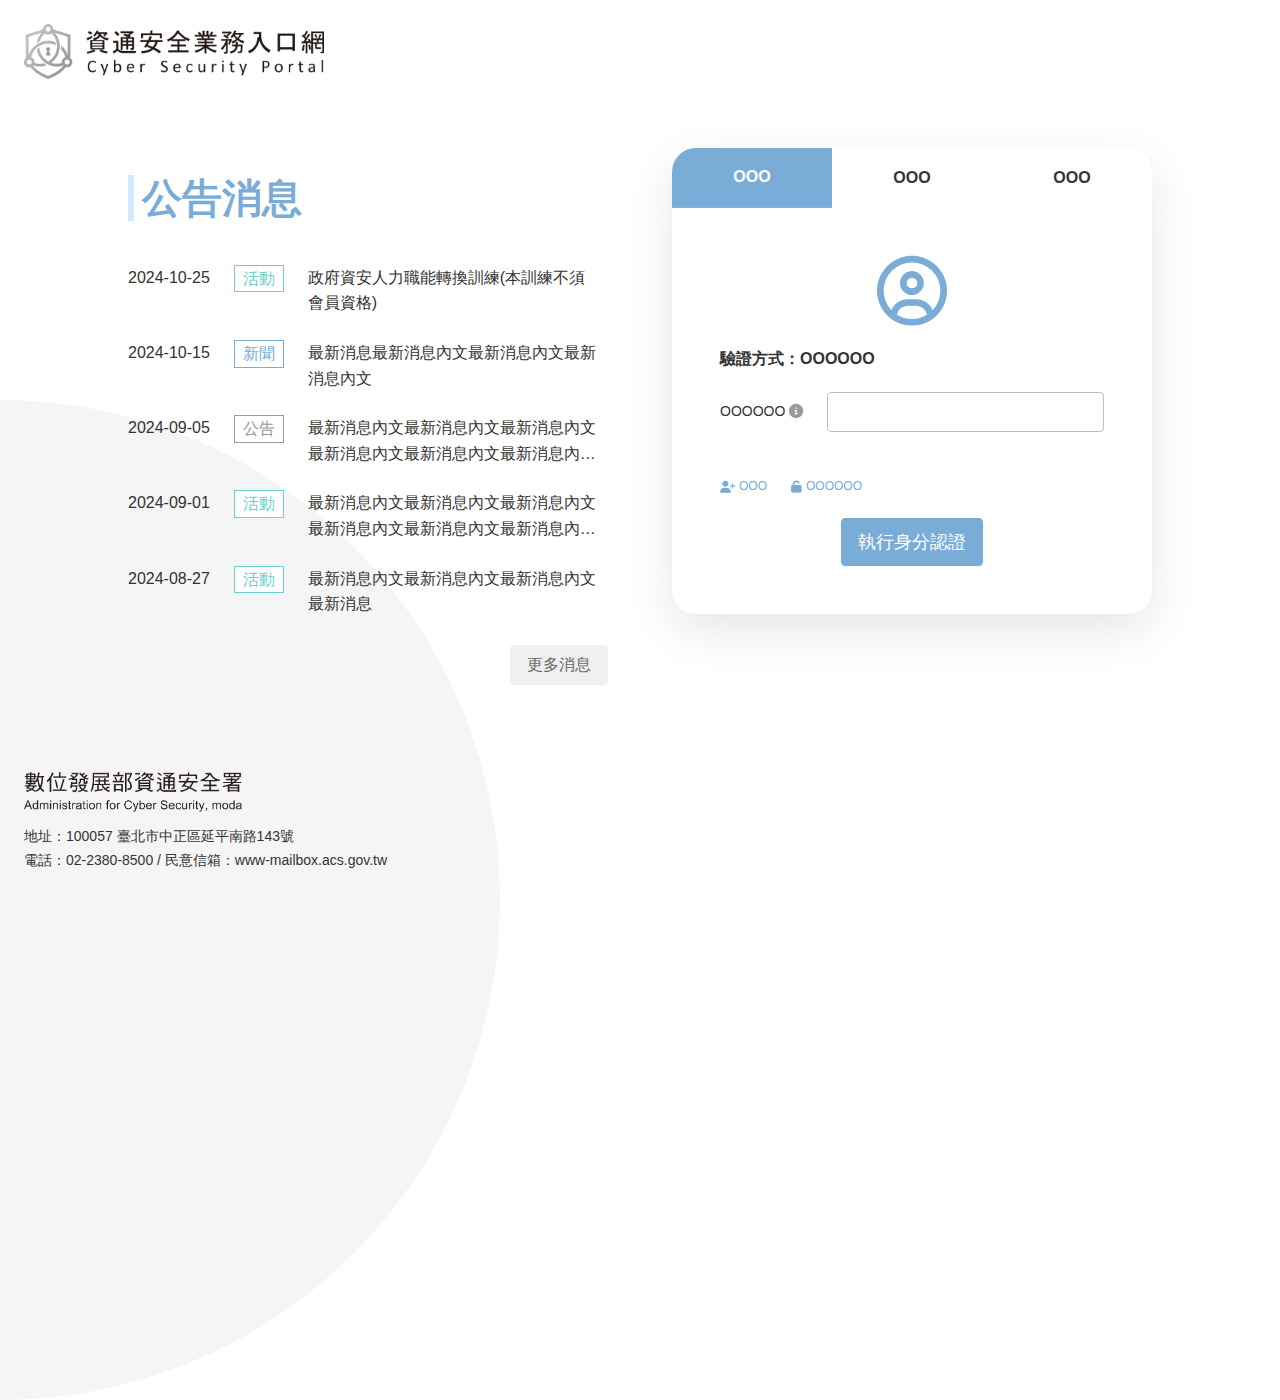
<file: login.html>
<!DOCTYPE html>
<html lang="en">
  <head>
    <meta charset="UTF-8" />
    <meta name="viewport" content="width=device-width, initial-scale=1.0" />
    <link
      rel="stylesheet"
      href="https://cdnjs.cloudflare.com/ajax/libs/font-awesome/6.7.2/css/all.min.css"
      integrity="sha512-Evv84Mr4kqVGRNSgIGL/F/aIDqQb7xQ2vcrdIwxfjThSH8CSR7PBEakCr51Ck+w+/U6swU2Im1vVX0SVk9ABhg=="
      crossorigin="anonymous"
      referrerpolicy="no-referrer"
    />
    <link rel="stylesheet" href="./css/index.css" />
    <title>資通安全業務入口網 Example</title>
  </head>
  <body>
    <div class="login-page">
      <div class="logo">
        <img src="./images/logo.png" alt="資通安全業務入口網 Logo" />
      </div>
      <main class="login-container">
        <div class="news-wrapper">
          <h1 class="news-title">公告消息</h1>
          <ul class="news-list">
            <li class="news-item">
              <span class="date">2024-10-25</span>
              <span class="tag green">活動</span>
              <p class="content">
                政府資安人力職能轉換訓練(本訓練不須會員資格)
              </p>
            </li>
            <li class="news-item">
              <span class="date">2024-10-15</span>
              <span class="tag blue">新聞</span>
              <p class="content">
                最新消息最新消息內文最新消息內文最新消息內文
              </p>
            </li>
            <li class="news-item">
              <span class="date">2024-09-05</span>
              <span class="tag">公告</span>
              <p class="content">
                最新消息內文最新消息內文最新消息內文最新消息內文最新消息內文最新消息內文最新消息內文最新消息最新消息內文最新消息
              </p>
            </li>
            <li class="news-item">
              <span class="date">2024-09-01</span>
              <span class="tag green">活動</span>
              <p class="content">
                最新消息內文最新消息內文最新消息內文最新消息內文最新消息內文最新消息內文最新消息
              </p>
            </li>
            <li class="news-item">
              <span class="date">2024-08-27</span>
              <span class="tag green">活動</span>
              <p class="content">
                最新消息內文最新消息內文最新消息內文最新消息
              </p>
            </li>
          </ul>
          <div class="button-group justify-end">
            <a class="btn secondary" href="news.html">更多消息</a>
          </div>
        </div>
        <div class="login-wrapper">
          <div class="tabs flex-1">
            <ul class="tab-list">
              <li class="tab active" data-tab="tab1">OOO</li>
              <li class="tab" data-tab="tab2">OOO</li>
              <li class="tab" data-tab="tab3">OOO</li>
            </ul>
            <div class="tab-contents flex-1">
              <div id="tab1" class="tab-content active">
                <i class="icon-user fa-regular fa-circle-user mb-6"></i>
                <h4 class="login-title">驗證方式：OOOOOO</h4>
                <form class="form-wrapper" id="loginForm" action="">
                  <div class="form-item w-full">
                    <label class="form-item-title" for="user">
                      <span>OOOOOO</span>
                      <i class="icon-info fa-solid fa-circle-info"></i>
                    </label>
                    <input type="text" id="user" name="user" />
                  </div>
                </form>
                <div class="info-wrapper">
                  <div class="info-item">
                    <i class="fa-solid fa-user-plus"></i>
                    <span>OOO</span>
                  </div>
                  <div class="info-item">
                    <i class="fa-solid fa-unlock"></i>
                    <span>OOOOOO</span>
                  </div>
                </div>
                <a
                  class="btn btn-large primary"
                  href="index.html"
                  aria-label="登入"
                >
                  執行身分認證
                </a>
              </div>
            </div>
          </div>
        </div>
      </main>
      <footer class="footer">
        <div class="logo">
          <img src="./images/footer-logo.png" alt="數位發展部資通安全署" />
        </div>
        <p>地址：100057 臺北市中正區延平南路143號</p>
        <p>電話：02-2380-8500 / 民意信箱：www-mailbox.acs.gov.tw</p>
      </footer>
    </div>
  </body>
</html>
</file>
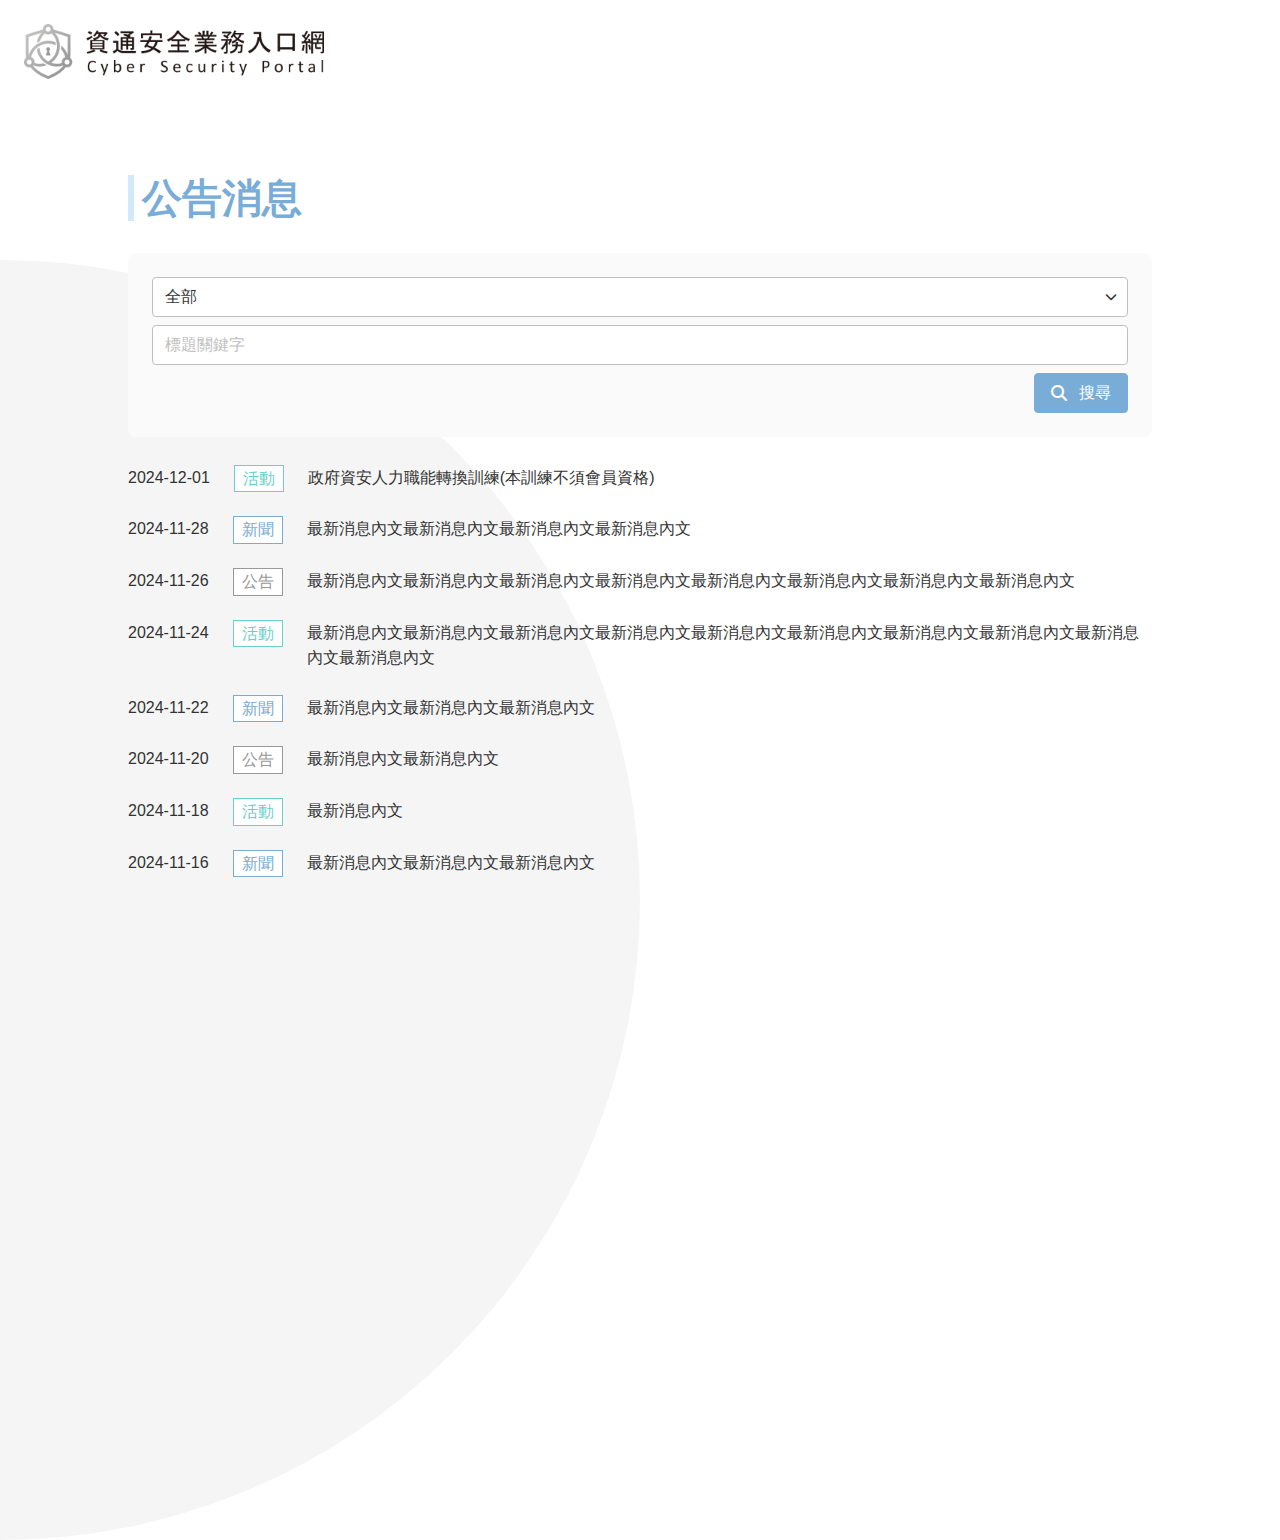
<file: news.html>
<!DOCTYPE html>
<html lang="en">
  <head>
    <meta charset="UTF-8" />
    <meta name="viewport" content="width=device-width, initial-scale=1.0" />
    <link
      rel="stylesheet"
      href="https://cdnjs.cloudflare.com/ajax/libs/font-awesome/6.7.2/css/all.min.css"
      integrity="sha512-Evv84Mr4kqVGRNSgIGL/F/aIDqQb7xQ2vcrdIwxfjThSH8CSR7PBEakCr51Ck+w+/U6swU2Im1vVX0SVk9ABhg=="
      crossorigin="anonymous"
      referrerpolicy="no-referrer"
    />
    <link rel="stylesheet" href="./css/index.css" />
    <title>資通安全業務入口網 Example</title>
  </head>
  <body>
    <div class="news-page">
      <div class="logo">
        <a href="login.html" aria-label="資通安全業務入口網 Logo">
          <img src="./images/logo.png" alt="資通安全業務入口網 Logo" />
        </a>
      </div>
      <main class="news-container">
        <h1 class="news-title">公告消息</h1>
        <div class="form-wrapper">
          <div class="select-trigger" id="selectTypeTrigger">
            <div class="select-trigger-text">全部</div>
            <i class="trigger-arrow fa-solid fa-chevron-down"></i>
          </div>
          <input
            type="text"
            id="searchInput"
            class="search-input"
            placeholder="標題關鍵字"
          />
          <button type="button" class="btn primary" aria-label="搜尋">
            <i class="fa-solid fa-magnifying-glass"></i>
            <span>搜尋</span>
          </button>
        </div>
        <ul id="newsList" class="news-list"></ul>
        <div class="pagination mt-6">
          <span class="total">
            共<span id="totalRecords" class="ml-2 mr-2">12</span>筆
          </span>

          <div class="select-trigger small" id="selectTrigger">
            <div class="select-trigger-text">10筆 / 頁</div>
            <i class="trigger-arrow fa-solid fa-chevron-down"></i>
          </div>
          <button
            id="toPrevBtn"
            class="btn pagination-arrow"
            aria-label="上一頁"
            disabled
          >
            <i class="fa-solid fa-chevron-left"></i>
          </button>
          <ul id="paginationWrapper" class="pagination-list"></ul>
          <button
            id="toNextBtn"
            class="btn pagination-arrow"
            aria-label="下一頁"
          >
            <i class="fa-solid fa-chevron-right"></i>
          </button>
          <div class="jump-to-page">
            <label for="jumpInput">跳至</label>
            <input
              class="jump-to-page-input small"
              type="number"
              id="jumpInput"
              value="1"
              min="1"
            />
          </div>
        </div>
      </main>
      <footer class="footer">
        <div class="logo">
          <img src="./images/footer-logo.png" alt="數位發展部資通安全署" />
        </div>
        <p>地址：100057 臺北市中正區延平南路143號</p>
        <p>電話：02-2380-8500 / 民意信箱：www-mailbox.acs.gov.tw</p>
      </footer>
    </div>

    <!-- Select (頁碼 Size 下拉選單) -->
    <ul class="dropdown-panel" id="dropdownPanel">
      <li class="dropdown-option" data-value="10">10 筆</li>
      <li class="dropdown-option" data-value="20">20 筆</li>
      <li class="dropdown-option" data-value="30">30 筆</li>
      <li class="dropdown-option" data-value="50">50 筆</li>
    </ul>

    <ul class="dropdown-panel" id="dropdownTypePanel">
      <li class="dropdown-option" data-value="all">全部</li>
      <li class="dropdown-option" data-value="news">新聞</li>
      <li class="dropdown-option" data-value="event">活動</li>
      <li class="dropdown-option" data-value="announcement">公告</li>
    </ul>

    <script type="module" src="./js/news.js"></script>
  </body>
</html>
</file>
<file: css/index.css>
@charset "UTF-8";
:root {
  --lively_blue-100: #f4faff;
  --lively_blue-200: #d2e9fc;
  --lively_blue-300: #add5f5;
  --lively_blue-400: #76b7ed;
  --lively_blue-500: #79acd6;
  --lively_blue-600: #4c759e;
  --lively_blue-700: #3a5978;
  --lively_blue-800: #2c425c;
  --lively_purple-100: #f8faff;
  --lively_purple-200: #dae2ff;
  --lively_purple-300: #bbcbff;
  --lively_purple-400: #a9b8ec;
  --lively_purple-500: #94a3d7;
  --lively_purple-600: #5f6b8c;
  --lively_purple-700: #434c6c;
  --lively_purple-800: #3a4052;
  --lively_green-100: #eff9f8;
  --lively_green-200: #e2f6f5;
  --lively_green-300: #b7e9e6;
  --lively_green-400: #69d1cb;
  --lively_green-500: #7bbcb8;
  --lively_green-600: #448080;
  --lively_green-700: #325e5e;
  --lively_green-800: #274a4a;
  --lively_pink-100: #fff6f6;
  --lively_pink-200: #ffdbda;
  --lively_pink-300: #ffc1bf;
  --lively_pink-400: #eb7d7a;
  --lively_pink-500: #d16c69;
  --lively_pink-600: #b15e5b;
  --lively_pink-700: #854844;
  --lively_pink-800: #633331;
  --lively_yellow-100: #fffbf2;
  --lively_yellow-200: #fff0cd;
  --lively_yellow-300: #ffe5a7;
  --lively_yellow-400: #f6d27e;
  --lively_yellow-500: #dbb763;
  --lively_yellow-600: #88713b;
  --lively_yellow-700: #69562d;
  --lively_yellow-800: #4a3e20;
  --neutral-100: #ffffff;
  --neutral-200: #fafafa;
  --neutral-300: #f0f0f0;
  --neutral-400: #bfbfbf;
  --neutral-500: #999999;
  --neutral-600: #666666;
  --neutral-700: #333333;
  --neutral-800: #000000;
}

/*! normalize.css v8.0.1 | MIT License | github.com/necolas/normalize.css */
/* Document
   ========================================================================== */
/**
 * 1. Correct the line height in all browsers.
 * 2. Prevent adjustments of font size after orientation changes in iOS.
 */
html {
  line-height: 1.15; /* 1 */
  -webkit-text-size-adjust: 100%; /* 2 */
}

/* Sections
     ========================================================================== */
/**
   * Remove the margin in all browsers.
   */
body {
  margin: 0;
}

/**
   * Render the `main` element consistently in IE.
   */
main {
  display: block;
}

/**
   * Correct the font size and margin on `h1` elements within `section` and
   * `article` contexts in Chrome, Firefox, and Safari.
   */
h1 {
  font-size: 2em;
  margin: 0.67em 0;
}

/* Grouping content
     ========================================================================== */
/**
   * 1. Add the correct box sizing in Firefox.
   * 2. Show the overflow in Edge and IE.
   */
hr {
  box-sizing: content-box; /* 1 */
  height: 0; /* 1 */
  overflow: visible; /* 2 */
}

/**
   * 1. Correct the inheritance and scaling of font size in all browsers.
   * 2. Correct the odd `em` font sizing in all browsers.
   */
pre {
  font-family: monospace, monospace; /* 1 */
  font-size: 1em; /* 2 */
}

/* Text-level semantics
     ========================================================================== */
/**
   * Remove the gray background on active links in IE 10.
   */
a {
  background-color: transparent;
}

/**
   * 1. Remove the bottom border in Chrome 57-
   * 2. Add the correct text decoration in Chrome, Edge, IE, Opera, and Safari.
   */
abbr[title] {
  border-bottom: none; /* 1 */
  text-decoration: underline; /* 2 */
  -webkit-text-decoration: underline dotted;
          text-decoration: underline dotted; /* 2 */
}

/**
   * Add the correct font weight in Chrome, Edge, and Safari.
   */
b,
strong {
  font-weight: bolder;
}

/**
   * 1. Correct the inheritance and scaling of font size in all browsers.
   * 2. Correct the odd `em` font sizing in all browsers.
   */
code,
kbd,
samp {
  font-family: monospace, monospace; /* 1 */
  font-size: 1em; /* 2 */
}

/**
   * Add the correct font size in all browsers.
   */
small {
  font-size: 80%;
}

/**
   * Prevent `sub` and `sup` elements from affecting the line height in
   * all browsers.
   */
sub,
sup {
  font-size: 75%;
  line-height: 0;
  position: relative;
  vertical-align: baseline;
}

sub {
  bottom: -0.25em;
}

sup {
  top: -0.5em;
}

/* Embedded content
     ========================================================================== */
/**
   * Remove the border on images inside links in IE 10.
   */
img {
  border-style: none;
}

/* Forms
     ========================================================================== */
/**
   * 1. Change the font styles in all browsers.
   * 2. Remove the margin in Firefox and Safari.
   */
button,
input,
optgroup,
select,
textarea {
  font-family: inherit; /* 1 */
  font-size: 100%; /* 1 */
  line-height: 1.15; /* 1 */
  margin: 0; /* 2 */
}

/**
   * Show the overflow in IE.
   * 1. Show the overflow in Edge.
   */
button,
input {
  /* 1 */
  overflow: visible;
}

/**
   * Remove the inheritance of text transform in Edge, Firefox, and IE.
   * 1. Remove the inheritance of text transform in Firefox.
   */
button,
select {
  /* 1 */
  text-transform: none;
}

/**
   * Correct the inability to style clickable types in iOS and Safari.
   */
button,
[type=button],
[type=reset],
[type=submit] {
  -webkit-appearance: button;
}

/**
   * Remove the inner border and padding in Firefox.
   */
button::-moz-focus-inner,
[type=button]::-moz-focus-inner,
[type=reset]::-moz-focus-inner,
[type=submit]::-moz-focus-inner {
  border-style: none;
  padding: 0;
}

/**
   * Restore the focus styles unset by the previous rule.
   */
button:-moz-focusring,
[type=button]:-moz-focusring,
[type=reset]:-moz-focusring,
[type=submit]:-moz-focusring {
  outline: 1px dotted ButtonText;
}

/**
   * Correct the padding in Firefox.
   */
fieldset {
  padding: 0.35em 0.75em 0.625em;
}

/**
   * 1. Correct the text wrapping in Edge and IE.
   * 2. Correct the color inheritance from `fieldset` elements in IE.
   * 3. Remove the padding so developers are not caught out when they zero out
   *    `fieldset` elements in all browsers.
   */
legend {
  box-sizing: border-box; /* 1 */
  color: inherit; /* 2 */
  display: table; /* 1 */
  max-width: 100%; /* 1 */
  padding: 0; /* 3 */
  white-space: normal; /* 1 */
}

/**
   * Add the correct vertical alignment in Chrome, Firefox, and Opera.
   */
progress {
  vertical-align: baseline;
}

/**
   * Remove the default vertical scrollbar in IE 10+.
   */
textarea {
  overflow: auto;
}

/**
   * 1. Add the correct box sizing in IE 10.
   * 2. Remove the padding in IE 10.
   */
[type=checkbox],
[type=radio] {
  box-sizing: border-box; /* 1 */
  padding: 0; /* 2 */
}

/**
   * Correct the cursor style of increment and decrement buttons in Chrome.
   */
[type=number]::-webkit-inner-spin-button,
[type=number]::-webkit-outer-spin-button {
  height: auto;
}

/**
   * 1. Correct the odd appearance in Chrome and Safari.
   * 2. Correct the outline style in Safari.
   */
[type=search] {
  -webkit-appearance: textfield; /* 1 */
  outline-offset: -2px; /* 2 */
}

/**
   * Remove the inner padding in Chrome and Safari on macOS.
   */
[type=search]::-webkit-search-decoration {
  -webkit-appearance: none;
}

/**
   * 1. Correct the inability to style clickable types in iOS and Safari.
   * 2. Change font properties to `inherit` in Safari.
   */
::-webkit-file-upload-button {
  -webkit-appearance: button; /* 1 */
  font: inherit; /* 2 */
}

/* Interactive
     ========================================================================== */
/*
   * Add the correct display in Edge, IE 10+, and Firefox.
   */
details {
  display: block;
}

/*
   * Add the correct display in all browsers.
   */
summary {
  display: list-item;
}

/* Misc
     ========================================================================== */
/**
   * Add the correct display in IE 10+.
   */
template {
  display: none;
}

/**
   * Add the correct display in IE 10.
   */
[hidden] {
  display: none;
}

/* Button */
.btn {
  -webkit-appearance: none;
     -moz-appearance: none;
          appearance: none;
  display: flex;
  align-items: center;
  justify-content: center;
  gap: 12px;
  height: 40px;
  padding: 0 16px;
  font-size: 16px;
  white-space: nowrap;
  line-height: 40px;
  color: var(--lively_blue-500);
  background-color: transparent;
  border: 1px solid transparent;
  border-radius: 4px;
  -webkit-user-select: none;
     -moz-user-select: none;
          user-select: none;
  cursor: pointer;
}
.btn:hover {
  color: var(--lively_blue-400);
}
.btn:focus {
  color: var(--lively_blue-600);
}
.btn[disabled] {
  color: var(--lively_blue-300);
  cursor: not-allowed;
}
.btn.btn-large {
  height: 48px;
  font-size: 18px;
  line-height: 48px;
}
.btn.btn-small {
  height: 32px;
  padding: 0 12px;
  font-size: 14px;
  line-height: 32px;
  gap: 8px;
}
.btn.primary {
  color: var(--neutral-100);
  background-color: var(--lively_blue-500);
  border-color: var(--lively_blue-500);
}
.btn.primary:hover {
  background-color: var(--lively_blue-400);
  border-color: var(--lively_blue-400);
}
.btn.primary:focus {
  background-color: var(--lively_blue-600);
  border-color: var(--lively_blue-600);
}
.btn.primary[disabled] {
  color: var(--lively_blue-300);
  background-color: var(--lively_blue-100);
  border-color: var(--lively_blue-300);
}
.btn.secondary {
  color: var(--neutral-600);
  background-color: var(--neutral-300);
  border-color: var(--neutral-300);
}
.btn.secondary:hover {
  background-color: var(--neutral-200);
  border-color: var(--neutral-200);
}
.btn.secondary:focus {
  background-color: var(--neutral-400);
  border-color: var(--neutral-400);
}
.btn.secondary[disabled] {
  color: var(--neutral-400);
  background-color: var(--neutral-200);
  border-color: var(--neutral-300);
}
.btn.danger {
  color: var(--neutral-100);
  background-color: var(--lively_pink-500);
  border-color: var(--lively_pink-500);
}
.btn.danger:hover {
  background-color: var(--lively_pink-400);
  border-color: var(--lively_pink-400);
}
.btn.danger:focus {
  background-color: var(--lively_pink-600);
  border-color: var(--lively_pink-600);
}
.btn.danger[disabled] {
  color: var(--lively_pink-300);
  background-color: var(--lively_pink-100);
  border-color: var(--lively_pink-300);
}

/* Breadcrumb */
.breadcrumb {
  display: flex;
  align-items: center;
  margin: 0 0 8px 0;
  padding: 0;
  list-style: none;
  font-size: 14px;
  line-height: 1.6;
}

.breadcrumb-item {
  color: var(--neutral-500);
  cursor: pointer;
}
.breadcrumb-item:hover {
  color: var(--neutral-400);
}
.breadcrumb-item.slash {
  min-width: 24px;
  text-align: center;
  pointer-events: none;
}
.breadcrumb-item.active {
  color: var(--neutral-700);
  pointer-events: none;
}

/* Table */
.table-container {
  max-width: 100%;
  position: relative;
  overflow-y: hidden;
  overflow-x: auto;
}

table {
  min-width: 100%;
  table-layout: fixed;
  border-collapse: separate;
  border-spacing: 0;
}

thead {
  position: sticky;
  top: 0;
  z-index: 2;
  background-color: var(--neutral-600);
  color: var(--neutral-100);
}
thead th {
  height: 54px;
  padding: 8px 16px;
  font-size: 14px;
  line-height: 1.6;
  font-weight: bold;
  text-align: left;
  -webkit-user-select: none;
     -moz-user-select: none;
          user-select: none;
  white-space: nowrap;
  position: relative;
}
thead th:last-child {
  position: sticky;
  right: 0;
  z-index: 1; /* 避免被蓋住 */
  background-color: var(--neutral-600);
}
thead th.align-center {
  text-align: center;
}
thead th.sortable {
  cursor: pointer;
}
thead th.sortable .sort-icon {
  display: inline-flex;
  flex-direction: column;
  position: absolute;
  right: 8px;
  top: 18px;
}
thead th.sortable .sort-icon i {
  opacity: 0.3;
  height: 4px;
}
thead th.sortable .sort-icon .active {
  opacity: 1;
}

tbody tr:nth-child(even) td {
  background-color: var(--neutral-200);
}
tbody td {
  min-height: 54px;
  padding: 8px 16px;
  font-size: 14px;
  line-height: 1.6;
  position: relative;
  /* 使用偽元素繪製底線
    * 1. 解決瀏覽器因浮點數寬度計算誤差，導致的 `border-bottom` 有時無法正確渲染的問題。
    * 2. 確保在表格縮放或滾動時，底線能穩定且一致顯示。
    */
}
tbody td::after {
  content: "";
  position: absolute;
  bottom: 0;
  left: 0;
  right: 0;
  height: 1px;
  background-color: var(--neutral-300);
  z-index: 0; /* 確保偽元素不會被遮擋 */
}
tbody td:last-child {
  background-color: var(--neutral-100);
  position: sticky;
  right: 0;
  z-index: 1; /* 避免被蓋住 */
  /* 陰影效果 */
}
tbody td:last-child::before {
  content: "";
  position: absolute;
  top: 0;
  width: 10px;
  left: -10px;
  bottom: -1px;
  overflow-x: hidden;
  overflow-y: hidden;
  touch-action: none;
  pointer-events: none;
  box-shadow: inset -10px 0 10px -10px rgba(0, 0, 0, 0.15);
}
tbody td.align-center {
  text-align: center;
}
tbody .btn-group {
  display: flex;
  gap: 8px;
}
tbody p {
  margin: 0;
  text-overflow: ellipsis;
  white-space: nowrap;
  overflow: hidden;
}

/* Pagination */
.pagination {
  display: flex;
  justify-content: space-between;
  align-items: center;
  gap: 8px;
  -webkit-user-select: none;
     -moz-user-select: none;
          user-select: none;
}
.pagination .total {
  flex: 1;
}
.pagination .pagination-list {
  display: flex;
  gap: 8px;
  padding: 0;
}
.pagination .pagination-arrow,
.pagination .pagination-item {
  display: flex;
  align-items: center;
  justify-content: center;
  min-width: 32px;
  height: 32px;
  padding: 0 8px;
  font-family: Arial, sans-serif;
  font-size: 14px;
  color: var(--neutral-700);
  border: 1px solid var(--neutral-400);
  border-radius: 4px;
  cursor: pointer;
}
.pagination .pagination-arrow:hover, .pagination .pagination-arrow.active,
.pagination .pagination-item:hover,
.pagination .pagination-item.active {
  color: var(--lively_blue-400);
  border-color: var(--lively_blue-400);
}
.pagination .pagination-arrow[disabled],
.pagination .pagination-item[disabled] {
  color: var(--neutral-400);
  border-color: var(--neutral-400);
  background-color: var(--neutral-200);
  cursor: not-allowed;
}
.pagination .pagination-arrow.ellipsis,
.pagination .pagination-item.ellipsis {
  color: var(--neutral-400);
  border-color: transparent;
}

.jump-to-page {
  display: flex;
  align-items: center;
  gap: 8px;
  white-space: nowrap;
  margin-left: 8px;
}
.jump-to-page .jump-to-page-input {
  width: 40px;
}

@media screen and (max-width: 992px) {
  .pagination .pagination-list {
    display: none;
  }
}
/* Form */
.form-wrapper {
  display: flex;
  flex-wrap: wrap;
  -moz-column-gap: 40px;
       column-gap: 40px;
  row-gap: 8px;
}
.form-wrapper .form-title {
  flex: 1 1 100%;
}
.form-wrapper .button-group {
  flex-basis: 100%;
}
.form-wrapper .select-trigger {
  width: 100%;
}
.form-wrapper input {
  width: 100%;
}

.form-group-section {
  flex: 1 1 100%;
  padding: 24px;
  background-color: var(--neutral-200);
  border-radius: 8px;
}
.form-group-section .form-group-title {
  font-size: 16px;
  font-weight: bold;
  line-height: 1.6;
  color: var(--neutral-700);
  margin: 0 0 24px 0;
}

.form-item {
  flex: 0 1 calc(50% - 20px);
  display: flex;
  align-items: flex-start;
  gap: 8px;
  padding-bottom: 24px;
  position: relative;
}
.form-item.w-full {
  flex: 1 1 100%;
}
.form-item.error input {
  border-color: var(--lively_pink-400);
}
.form-item.error .form-item-content .message {
  color: var(--lively_pink-400);
}
.form-item.required .form-item-title::before {
  display: block;
  position: absolute;
  top: 4px;
  left: 0;
  content: "*";
  color: var(--lively_pink-500);
}
.form-item .form-item-title {
  flex: 0 0 72px;
  padding-top: 6px;
  padding-left: 12px;
  font-size: 14px;
  line-height: 1.6;
  color: var(--neutral-700);
  white-space: nowrap;
  position: relative;
}
.form-item .form-item-content {
  flex: 1;
  position: relative;
}
.form-item .form-item-content .message {
  position: absolute;
  top: 100%;
  left: 0;
  font-size: 12px;
  color: var(--neutral-500);
}

.checkbox-group,
.radio-group {
  display: flex;
  align-items: center;
  gap: 16px;
}

.checkbox-wrapper {
  display: flex;
  align-items: center;
  gap: 8px;
  height: 32px; /* 根據當前使用的 input 尺寸調整 */
  line-height: 32px;
  -webkit-user-select: none;
     -moz-user-select: none;
          user-select: none;
}
.checkbox-wrapper input[type=checkbox] {
  flex: 0 0 16px;
}
.checkbox-wrapper label {
  padding: 0;
  font-size: 14px;
  color: var(--neutral-700);
  line-height: inherit;
}

.radio-wrapper {
  display: flex;
  align-items: center;
  gap: 8px;
  height: 32px; /* 根據當前使用的 input 尺寸調整 */
  line-height: 32px;
  -webkit-user-select: none;
     -moz-user-select: none;
          user-select: none;
}
.radio-wrapper input[type=radio] {
  flex: 0 0 16px;
}
.radio-wrapper label {
  padding: 0;
  font-size: 14px;
  color: var(--neutral-700);
  line-height: inherit;
}

@media screen and (max-width: 986px) {
  .form-wrapper {
    row-gap: 0;
    -moz-column-gap: 0;
         column-gap: 0;
  }
  .form-item {
    flex: 1 1 100%;
    flex-direction: column;
    gap: 4px;
  }
  .form-item.required .form-item-title::before {
    left: -8px;
  }
  .form-item .form-item-title {
    flex: 1 1 100%;
    padding-left: 0;
  }
}
/* Select */
.select-trigger {
  display: inline-flex;
  align-items: center;
  width: 120px;
  height: 40px;
  padding: 0 12px;
  font-size: 16px;
  line-height: 40px;
  background-color: var(--neutral-100);
  border: 1px solid var(--neutral-400);
  border-radius: 4px;
  cursor: pointer;
  -webkit-user-select: none;
     -moz-user-select: none;
          user-select: none;
  position: relative;
}
.select-trigger .trigger-arrow {
  font-size: 12px;
  position: absolute;
  right: 10px;
  top: 50%;
  transform: translateY(-50%);
}
.select-trigger.large {
  height: 48px;
  font-size: 18px;
  line-height: 48px;
}
.select-trigger.small {
  height: 32px;
  padding: 0 8px;
  font-size: 14px;
  line-height: 32px;
}
.select-trigger .placeholder {
  color: var(--neutral-400);
}
.select-trigger .multi-option {
  position: relative;
  padding-left: 10px;
  padding-right: 32px;
  color: var(--neutral-600);
  background-color: var(--neutral-200);
  border: 1px solid var(--neutral-300);
  line-height: 22px;
  border-radius: 4px;
}
.select-trigger .multi-option.ellipsis {
  padding-right: 10px;
  cursor: initial;
}
.select-trigger .multi-option .icon-close {
  position: absolute;
  right: 10px;
  top: 50%;
  transform: translateY(-50%);
  font-size: 14px;
  color: var(--neutral-400);
  cursor: pointer;
}

/* Select Options (掛在 body 下) */
.dropdown-panel {
  position: absolute;
  background-color: var(--neutral-100);
  border: 1px solid var(--neutral-400);
  border-radius: 4px;
  box-shadow: 1px 2px 4px rgba(0, 0, 0, 0.075);
  max-height: 0;
  margin: 0;
  padding: 4px 0;
  list-style: none;
  -webkit-user-select: none;
     -moz-user-select: none;
          user-select: none;
  overflow: hidden;
  opacity: 0;
  z-index: 1000;
}
.dropdown-panel.open {
  opacity: 1;
  max-height: 200px; /* 或其他想要的高度 */
  overflow-y: auto;
}

.dropdown-option {
  padding: 8px 12px;
  font-size: 14px;
  line-height: 1.6;
  cursor: pointer;
}
.dropdown-option:hover {
  background-color: var(--neutral-300);
}
.dropdown-option:last-child {
  border-bottom: none;
}

/* Input */
input[type=text] {
  -webkit-appearance: none;
     -moz-appearance: none;
          appearance: none;
  display: block;
  width: 100%;
  height: 40px;
  padding: 0 12px;
  font-size: 16px;
  line-height: 1.6;
  color: var(--neutral-700);
  background-color: var(--neutral-100);
  border: 1px solid var(--neutral-400);
  border-radius: 4px;
  transition: border-color 0.2s ease;
}
input[type=text]:focus {
  border-color: var(--lively_blue-500);
  outline: none;
}
input[type=text]:focus ~ .clear {
  display: flex;
}
input[type=text]::-moz-placeholder {
  color: var(--neutral-400);
}
input[type=text]::placeholder {
  color: var(--neutral-400);
}
input[type=text][disabled] {
  color: var(--neutral-400);
  background-color: var(--neutral-200);
  border-color: var(--neutral-400);
  cursor: not-allowed;
}
input[type=text].small {
  padding: 0 8px;
  height: 32px;
  font-size: 14px;
}
input[type=text].large {
  height: 48px;
  font-size: 18px;
}

.input-wrapper {
  position: relative;
}
.input-wrapper .prefix,
.input-wrapper .suffix {
  position: absolute;
  width: 14px;
  height: 14px;
  display: flex;
  align-items: center;
  justify-content: center;
  transform: translateY(-50%);
  color: var(--neutral-500);
  font-size: 12px;
}
.input-wrapper .prefix {
  top: 50%;
  left: 8px;
}
.input-wrapper .suffix {
  top: 50%;
  right: 8px;
}
.input-wrapper .suffix.clear {
  display: none;
  color: var(--neutral-400);
  cursor: pointer;
}
.input-wrapper input {
  padding-left: 28px;
  padding-right: 24px;
}

/* Input Number */
input[type=number] {
  -webkit-appearance: none;
     -moz-appearance: none;
          appearance: none;
  display: block;
  width: 100%;
  height: 40px;
  padding: 0 12px;
  font-size: 16px;
  line-height: 1.6;
  color: var(--neutral-700);
  background-color: var(--neutral-100);
  border: 1px solid var(--neutral-400);
  border-radius: 4px;
  transition: border-color 0.2s ease;
}
input[type=number]:focus {
  border-color: var(--lively_blue-500);
  outline: none;
}
input[type=number]:focus ~ .clear {
  display: flex;
}
input[type=number]::-moz-placeholder {
  color: var(--neutral-400);
}
input[type=number]::placeholder {
  color: var(--neutral-400);
}
input[type=number]::-webkit-inner-spin-button, input[type=number]::-webkit-outer-spin-button {
  -webkit-appearance: none;
          appearance: none;
  margin: 0;
}
input[type=number][disabled] {
  color: var(--neutral-400);
  background-color: var(--neutral-200);
  border-color: var(--neutral-400);
  cursor: not-allowed;
}
input[type=number].small {
  padding: 0 8px;
  height: 32px;
  font-size: 14px;
}
input[type=number].large {
  height: 48px;
  font-size: 18px;
}

/* Textarea */
textarea {
  -webkit-appearance: none;
     -moz-appearance: none;
          appearance: none;
  display: block;
  width: 100%;
  padding: 8px 12px;
  font-size: 16px;
  line-height: 1.6;
  color: var(--neutral-700);
  background-color: var(--neutral-100);
  border: 1px solid var(--neutral-400);
  border-radius: 4px;
  transition: border-color 0.2s ease;
}
textarea:focus {
  border-color: var(--lively_blue-500);
  outline: none;
}
textarea::-moz-placeholder {
  color: var(--neutral-400);
}
textarea::placeholder {
  color: var(--neutral-400);
}
textarea[disabled] {
  color: var(--neutral-400);
  background-color: var(--neutral-200);
  border-color: var(--neutral-400);
  cursor: not-allowed;
}
textarea.small {
  padding: 6px 8px;
  font-size: 14px;
}

/* Datepicker */
.datepicker-input {
  display: flex;
  align-items: center;
  gap: 8px;
  width: 100%;
  height: 40px;
  padding: 0 12px;
  font-size: 16px;
  line-height: 40px;
  color: var(--neutral-700);
  background-color: var(--neutral-100);
  border: 1px solid var(--neutral-400);
  border-radius: 4px;
  transition: border-color 0.2s ease;
  -webkit-user-select: none;
     -moz-user-select: none;
          user-select: none;
  cursor: pointer;
}
.datepicker-input.focus {
  border-color: var(--lively_blue-500);
}
.datepicker-input.disabled {
  color: var(--neutral-400);
  background-color: var(--neutral-200);
  border-color: var(--neutral-400);
  cursor: not-allowed;
}
.datepicker-input.small {
  height: 32px;
  padding: 0 8px;
  font-size: 14px;
  line-height: 32px;
}
.datepicker-input.large {
  height: 48px;
  font-size: 18px;
  line-height: 48px;
}
.datepicker-input .placeholder {
  color: var(--neutral-400);
}
.datepicker-input .text {
  flex: 1;
  line-height: inherit;
}
.datepicker-input .icon-date-range {
  display: block;
  width: 18px;
  height: 18px;
  background-image: url("../images/date-range-arrow.svg");
  background-repeat: no-repeat;
  background-position: center;
}
.datepicker-input .icon-calendar {
  color: var(--neutral-400);
}

/* Upload */
.file-wrapper {
  display: inline-flex;
  align-items: center;
  flex-wrap: wrap;
}
.file-wrapper.draggable-file-wrapper {
  display: flex;
  width: 100%;
}
.file-wrapper input[type=file] {
  display: none; /* 隱藏原生按鈕 */
}
.file-wrapper .draggable-file {
  flex: 1;
  display: flex;
  flex-direction: column;
  align-items: center;
  gap: 16px;
  padding: 24px 16px;
  width: 100%;
  min-height: 180px;
  background-color: var(--lively_blue-100);
  border: 1px dashed var(--lively_blue-300);
  border-radius: 4px;
}
.file-wrapper .draggable-file-title {
  font-size: 14px;
}
.file-wrapper .icon-upload {
  width: 64px;
  height: 64px;
  font-size: 64px;
  color: var(--lively_blue-200);
}
.file-wrapper .file-list {
  flex: 1 1 100%;
  list-style: none;
  margin: 8px 0;
  padding: 0;
}
.file-wrapper .file-item {
  display: flex;
  align-items: center;
  gap: 4px;
  height: 30px;
  padding: 0 4px;
  border-radius: 4px;
}
.file-wrapper .file-item:hover {
  background-color: var(--neutral-200);
}
.file-wrapper .file-item:hover .icon-check {
  display: none;
}
.file-wrapper .file-item:hover .icon-delete {
  display: flex;
}
.file-wrapper .file-name {
  flex: 1;
  font-size: 14px;
  color: var(--neutral-700);
}
.file-wrapper i {
  width: 18px;
  height: 18px;
  display: flex;
  align-items: center;
  justify-content: center;
}
.file-wrapper .icon-file {
  font-size: 14px;
  color: var(--neutral-400);
}
.file-wrapper .icon-check {
  font-size: 14px;
  color: var(--lively_green-400);
}
.file-wrapper .icon-delete {
  display: none;
  font-size: 14px;
  color: var(--neutral-400);
  cursor: pointer;
}
.file-wrapper .hint {
  flex: 1 1 100%;
  margin: 8px 0 0 0;
  font-size: 12px;
  color: var(--neutral-700);
}

/* Checkbox */
input[type=checkbox] {
  -webkit-appearance: none;
     -moz-appearance: none;
          appearance: none;
  display: flex;
  align-items: center;
  justify-content: center;
  width: 16px;
  height: 16px;
  border: 1px solid var(--neutral-400);
  border-radius: 4px;
  background: var(--neutral-100);
  -webkit-user-select: none;
     -moz-user-select: none;
          user-select: none;
  cursor: pointer;
}
input[type=checkbox]:hover {
  border-color: var(--lively_blue-500);
}
input[type=checkbox]:checked {
  background: var(--lively_blue-500);
  color: var(--neutral-100);
  border-color: var(--lively_blue-500);
}
input[type=checkbox]:checked::before {
  content: "\f00c";
  font-family: "Font Awesome 6 Free";
  font-weight: bold;
  display: block;
  color: var(--neutral-100);
  font-size: 10px;
  line-height: 16px;
  text-align: center;
}
input[type=checkbox].intermediate::before {
  content: "";
  display: block;
  width: 8px;
  height: 8px;
  background-color: var(--lively_blue-500);
}
input[type=checkbox].intermediate[disabled]::before {
  background-color: var(--neutral-400);
}
input[type=checkbox][disabled] {
  background: var(--neutral-200);
  border-color: var(--neutral-400);
  cursor: not-allowed;
}
input[type=checkbox][disabled]:checked {
  background: var(--neutral-400);
  border-color: var(--neutral-400);
}

/* Radio */
input[type=radio] {
  -webkit-appearance: none;
     -moz-appearance: none;
          appearance: none;
  display: flex;
  align-items: center;
  justify-content: center;
  width: 16px;
  height: 16px;
  border: 1px solid var(--neutral-400);
  border-radius: 50%;
  background: var(--neutral-100);
  -webkit-user-select: none;
     -moz-user-select: none;
          user-select: none;
  cursor: pointer;
}
input[type=radio]:hover {
  border-color: var(--lively_blue-500);
}
input[type=radio]:checked {
  background: var(--neutral-100);
  color: var(--lively_blue-500);
  border-color: var(--lively_blue-500);
}
input[type=radio]:checked::before {
  content: "";
  display: block;
  width: 8px;
  height: 8px;
  background-color: var(--lively_blue-500);
  border-radius: 50%;
}
input[type=radio][disabled] {
  background: var(--neutral-200);
  border-color: var(--neutral-400);
  cursor: not-allowed;
}
input[type=radio][disabled]:checked {
  background: var(--neutral-200);
  color: var(--neutral-400);
  border-color: var(--neutral-400);
}
input[type=radio][disabled]:checked::before {
  background-color: var(--neutral-400);
}

/* Badge */
.badge {
  display: inline-flex;
  align-items: center;
  justify-content: center;
  width: auto;
  height: 20px;
  padding: 0 8px;
  border-radius: 20px;
  font-size: 12px;
  line-height: 20px;
  text-align: center;
  position: absolute;
  right: -50%;
  top: -50%;
  transform: translate(-50%, 50%);
}
.badge.small {
  height: 16px;
}
.badge.red {
  background-color: var(--lively_pink-400);
  color: var(--neutral-100);
}

/* Tabs */
.tabs {
  display: flex;
  flex-direction: column;
  width: 100%;
  max-width: 100%;
  margin: 0 auto;
}

.tab-list {
  display: flex;
  margin: 0;
  padding: 0 24px;
  gap: 16px;
  list-style-type: none;
}
.tab-list.large .tab {
  padding: 12px 16px;
  font-size: 18px;
}
.tab-list.small .tab {
  padding: 8px 12px;
  font-size: 14px;
}
.tab-list .tab {
  display: flex;
  font-size: 16px;
  line-height: 1.6;
  text-align: center;
  padding: 8px 12px;
  color: var(--neutral-700);
  cursor: pointer;
  -webkit-user-select: none;
     -moz-user-select: none;
          user-select: none;
}
.tab-list .tab:hover {
  color: var(--lively_blue-400);
}
.tab-list .tab.active {
  font-weight: bold;
  color: var(--lively_blue-400);
  border-bottom: 2px solid var(--lively_blue-400);
}

.tab-contents {
  padding: 16px 24px;
  background-color: var(--neutral-100);
  border-radius: 0 8px 8px 8px;
}

.tab-content {
  display: none; /* 預設不顯示 */
}
.tab-content.active {
  display: block;
}

/* Step */
.step-container {
  display: inline-flex;
  align-items: center;
  justify-content: space-between;
  max-width: 100%;
}

.step-item {
  margin-right: 16px;
  position: relative;
}
.step-item.completed .step-circle {
  color: var(--lively_blue-500);
  border: 1px solid var(--lively_blue-500);
}
.step-item.completed .step-line {
  background-color: var(--lively_blue-500);
}
.step-item.active .step-circle {
  background-color: var(--lively_blue-500);
  color: var(--neutral-100);
  border: 1px solid var(--lively_blue-500);
}
.step-item .step-circle {
  flex-shrink: 0;
  width: 32px;
  height: 32px;
  margin-right: 8px;
  display: flex;
  align-items: center;
  justify-content: center;
  border-radius: 50%;
  font-family: Arial, sans-serif;
  font-size: 14px;
  line-height: 32px;
  border: 1px solid var(--neutral-400);
  color: var(--neutral-400);
  z-index: 1;
}
.step-item .step-content {
  display: flex;
  align-items: center;
}
.step-item .step-title {
  font-size: 14px;
  font-weight: bold;
  white-space: nowrap;
  margin: 0;
}
.step-item .step-description {
  flex-basis: 100%;
  font-size: 14px;
  color: var(--neutral-500);
  margin: 0;
  padding-left: 40px;
}
.step-item .step-line {
  width: 120px;
  height: 1px;
  margin-left: 16px;
  background-color: var(--neutral-400);
}
.step-item:last-child .step-line {
  display: none;
}

/* Tooltip */
.popover-tooltip {
  position: absolute;
  background-color: var(--neutral-700);
  color: var(--neutral-100);
  padding: 6px 8px;
  border-radius: 4px;
  font-size: 12px;
  white-space: nowrap;
  box-shadow: 0px 16px 48px rgba(0, 0, 0, 0.1);
  z-index: 1000;
}

/* Modal */
.modal {
  display: none;
  position: fixed;
  top: 0;
  left: 0;
  width: 100%;
  height: 100%;
  z-index: 2000;
}
.modal.open {
  display: flex;
  align-items: center;
  justify-content: center;
}
.modal .modal-content {
  position: relative;
  width: 100%;
  max-width: 480px;
  background-color: var(--neutral-100);
  border-radius: 4px;
  box-shadow: 0px 16px 48px rgba(0, 0, 0, 0.1);
  z-index: 2050; /* 保持在 overlay 之上 */
}
.modal .modal-header {
  display: flex;
  justify-content: space-between;
  align-items: center;
  padding: 16px 24px;
  border-bottom: 1px solid var(--neutral-400);
  position: relative;
}
.modal .modal-header .modal-title {
  margin: 0;
  font-size: 20px;
  font-weight: bold;
  line-height: 1.4;
}
.modal .modal-header .close-btn {
  font-size: 16px;
  color: var(--neutral-500);
  cursor: pointer;
  position: absolute;
  top: 8px;
  right: 8px;
}
.modal .modal-body {
  padding: 24px;
  font-size: 14px;
  line-height: 1.6;
  color: var(--neutral-700);
}
.modal .modal-body p {
  margin: 0;
  word-break: break-all;
}
.modal .modal-footer {
  display: flex;
  justify-content: flex-end;
  gap: 8px;
  padding: 10px 16px;
}

/* Result */
.result-message {
  display: none;
  position: fixed;
  top: 0;
  left: 0;
  width: 100%;
  height: 100%;
  z-index: 2000;
}
.result-message.show {
  display: flex;
  align-items: center;
  justify-content: center;
}
.result-message .result-container {
  display: flex;
  flex-direction: column;
  align-items: center;
  justify-content: center;
  min-width: 320px;
  min-height: 300px;
  padding: 24px;
  border-radius: 4px;
  background-color: var(--neutral-100);
  z-index: 2050;
}
.result-message .result-container.success .icon-result {
  color: var(--lively_green-400);
}
.result-message .result-container.error .icon-result {
  color: var(--lively_pink-400);
}
.result-message .result-container.warning .icon-result {
  color: var(--lively_yellow-400);
}
.result-message .result-title {
  font-size: 16px;
  font-weight: bold;
  line-height: 1.6;
  margin-bottom: 4px;
  color: var(--neutral-700);
}
.result-message .result-content {
  font-size: 14px;
  line-height: 1.6;
  color: var(--neutral-500);
}
.result-message .icon-result {
  font-size: 64px;
  color: var(--neutral-400);
  margin-bottom: 16px;
}

.overlay {
  position: fixed;
  top: 0;
  left: 0;
  width: 100%;
  height: 100%;
  background-color: rgba(0, 0, 0, 0.7);
  z-index: 1500;
}

/* Toast */
.toast-message {
  position: fixed;
  top: 16px;
  left: 50%;
  transform: translateX(-50%);
  display: flex;
  align-items: center;
  gap: 12px;
  min-width: 280px;
  max-width: 420px;
  padding: 12px 20px;
  background-color: var(--neutral-200);
  color: var(--neutral-700);
  border: 1px solid var(--neutral-400);
  border-radius: 4px;
  font-size: 14px;
  line-height: 1.6;
  box-shadow: 0px 16px 48px rgba(0, 0, 0, 0.1);
  z-index: 3000;
}
.toast-message::before {
  display: inline-flex;
  align-items: center;
  justify-content: center;
  width: 16px;
  height: 16px;
  content: "\f05a";
  font-family: "Font Awesome 6 Free";
  font-size: 16px;
  font-weight: 900;
  color: var(--neutral-500);
}
.toast-message.success {
  background-color: var(--lively_green-100);
  border-color: var(--lively_green-300);
}
.toast-message.success::before {
  content: "\f058";
  color: var(--lively_green-400);
}
.toast-message.error {
  background-color: var(--lively_pink-100);
  border-color: var(--lively_pink-300);
}
.toast-message.error::before {
  content: "\f057";
  color: var(--lively_pink-400);
}
.toast-message.warning {
  background-color: var(--lively_yellow-100);
  border-color: var(--lively_yellow-400);
}
.toast-message.warning::before {
  content: "\f06a";
  color: var(--lively_yellow-400);
}
.toast-message.closeable .close-btn {
  display: inline-flex;
  align-items: center;
  justify-content: center;
  width: 16px;
  height: 16px;
  font-size: 14px;
  color: var(--neutral-500);
  cursor: pointer;
}
.toast-message .close-btn {
  display: none;
}
.toast-message .toast-content {
  flex: 1;
}

*,
::before,
::after {
  box-sizing: border-box;
}

body {
  font-family: "Microsoft JhengHei", Arial, sans-serif;
  overflow: hidden;
}

a {
  text-decoration: none;
  color: inherit;
}

#app {
  display: grid;
  grid-template-columns: 256px 1fr;
  height: 100vh;
  max-height: 100vh;
  background-color: var(--neutral-200);
  overflow: hidden;
}
#app.sidebar-collapsed {
  grid-template-columns: 72px 1fr;
}

/* 設定滾動條的總體寬度和高度 */
::-webkit-scrollbar {
  width: 8px;
  height: 8px;
}

::-webkit-scrollbar-track {
  background-color: transparent;
}

/* 設定滾動條的滑塊 (thumb) */
::-webkit-scrollbar-thumb {
  background-color: var(--neutral-300);
  border-radius: 10px;
}
::-webkit-scrollbar-thumb:hover {
  background-color: var(--neutral-200);
}

::-webkit-scrollbar-corner {
  background-color: transparent;
}

/* Navbar */
.navbar {
  height: 80px;
  padding: 0 32px;
  display: flex;
  align-items: center;
  justify-content: flex-end;
}
.navbar .user-wrapper {
  font-size: 16px;
  padding-left: 32px;
  display: flex;
  align-items: center;
  gap: 8px;
  color: var(--neutral-500);
}
.navbar .user-wrapper .username {
  font-size: 14px;
  color: var(--neutral-700);
}
.navbar .btn {
  position: relative;
  color: var(--neutral-500);
}
.navbar .logout {
  color: var(--neutral-700);
  text-decoration: underline;
  cursor: pointer;
}
.navbar .logout:hover {
  color: var(--lively_blue-500);
}

/* Sidebar */
.sidebar-wrapper {
  width: 256px;
  min-width: 256px;
  padding: 16px 8px;
  background-color: var(--neutral-100);
  display: flex;
  flex-direction: column;
  row-gap: 24px;
  transition: width 0.3s;
  position: relative;
}
.sidebar-wrapper.collapsed {
  width: 72px;
  min-width: 72px;
}
.sidebar-wrapper.collapsed .sidebar-toggle-btn {
  transform: scale(-1);
}
.sidebar-wrapper.collapsed .sidebar-logo {
  margin: 0;
}
.sidebar-wrapper.collapsed .menu-item .menu-title-wrapper,
.sidebar-wrapper.collapsed .sub-menu-item .menu-title-wrapper {
  justify-content: center;
  gap: initial;
}
.sidebar-wrapper.collapsed .menu-item .menu-title,
.sidebar-wrapper.collapsed .menu-item i,
.sidebar-wrapper.collapsed .sub-menu-item .menu-title,
.sidebar-wrapper.collapsed .sub-menu-item i {
  display: none;
}
.sidebar-wrapper .sidebar-logo {
  width: 100%;
  max-width: 200px;
  height: 40px;
  margin: 0 16px;
  text-align: center;
  background-image: url("../images/logo.png");
  background-size: auto 100%;
  background-repeat: no-repeat;
  background-position: center;
}
.sidebar-wrapper .sidebar-toggle-btn {
  cursor: pointer;
  position: absolute;
  top: 30px;
  right: -12px;
  background-color: var(--lively_green-400);
  color: var(--neutral-100);
  width: 24px;
  height: 24px;
  padding: 0;
  border-radius: 50%;
  font-size: 16px;
}
.sidebar-wrapper .sidebar-toggle-btn:hover, .sidebar-wrapper .sidebar-toggle-btn:focus {
  background-color: var(--lively_green-300);
  color: var(--neutral-100);
}
.sidebar-wrapper .menu {
  margin: 0;
  padding: 0 8px;
  max-height: calc(100vh - 120px);
  overflow-x: hidden;
  overflow-y: auto;
}
.sidebar-wrapper .menu-item,
.sidebar-wrapper .sub-menu-item {
  width: 100%;
  display: flex;
  align-items: center;
  flex-wrap: wrap;
  -webkit-user-select: none;
     -moz-user-select: none;
          user-select: none;
  border-radius: 8px;
}
.sidebar-wrapper .menu-item .menu-title-wrapper,
.sidebar-wrapper .sub-menu-item .menu-title-wrapper {
  flex: 1 1 100%;
  display: flex;
  align-items: center;
  height: 40px;
  gap: 8px;
  padding: 0 8px;
  font-size: 13px;
  line-height: 1.6;
  border-radius: 8px;
  cursor: pointer;
}
.sidebar-wrapper .menu-item .menu-title-wrapper:hover, .sidebar-wrapper .menu-item .menu-title-wrapper.active,
.sidebar-wrapper .sub-menu-item .menu-title-wrapper:hover,
.sidebar-wrapper .sub-menu-item .menu-title-wrapper.active {
  font-weight: bold;
  color: var(--lively_blue-500);
  background-color: var(--lively_blue-100);
}
.sidebar-wrapper .menu-item i,
.sidebar-wrapper .sub-menu-item i {
  width: 16px;
  min-width: 16px; /* 讓 icon 區域固定 */
}
.sidebar-wrapper .menu-item .menu-title,
.sidebar-wrapper .sub-menu-item .menu-title {
  flex: 1;
  white-space: nowrap;
}
.sidebar-wrapper .menu-item .toggle-arrow,
.sidebar-wrapper .sub-menu-item .toggle-arrow {
  color: var(--neutral-500);
}
.sidebar-wrapper .sub-menu-item {
  --submenu-active: transparent; /* 預設背景透明 */
  background-color: var(--submenu-active);
}
.sidebar-wrapper .sub-menu-item:has(.submenu:not(.collapsed)) {
  --submenu-active: var(--lively_blue-100); /* 子層展開時改變背景色 */
}
.sidebar-wrapper .submenu {
  --left-space: 32px;
  flex: 1 1 100%;
}
.sidebar-wrapper .submenu.collapsed {
  display: none;
}
.sidebar-wrapper .submenu.collapsed > .menu-item,
.sidebar-wrapper .submenu.collapsed > .sub-menu-item {
  display: none;
}
.sidebar-wrapper .submenu .menu-title-wrapper {
  padding-left: var(--left-space);
}
.sidebar-wrapper .submenu .submenu {
  --left-space: 48px;
}

/* Main */
.main-container {
  height: 100vh;
  padding-bottom: 24px;
  overflow-x: hidden;
  overflow-y: auto;
}

.main-content {
  padding: 0 24px;
  position: relative;
}

.section-container {
  padding: 16px 24px;
  background-color: var(--neutral-100);
  border-radius: 8px;
}

.title-section {
  padding: 16px 24px;
  background-color: var(--neutral-100);
  border-radius: 8px;
}

.title-wrapper {
  display: flex;
  align-items: center;
  justify-content: space-between;
}

.page-title {
  margin: 0;
  padding-left: 12px;
  font-size: 20px;
  line-height: 1.4;
  position: relative;
}
.page-title::before {
  content: "";
  display: block;
  width: 4px;
  height: 18px;
  background-color: var(--lively_green-400);
  position: absolute;
  top: 5px;
  left: 0;
}

.subtitle {
  font-size: 18px;
  font-weight: bold;
  color: var(--lively_blue-500);
  line-height: 1.4;
  margin: 0;
}

.section-title {
  display: flex;
  align-items: center;
  justify-content: space-between;
  color: var(--lively_blue-500);
  font-size: 18px;
  line-height: 1.4;
  margin: 0;
}

.button-group {
  display: flex;
  align-items: center;
  gap: 8px;
}

.box {
  padding: 16px 24px;
  background-color: var(--neutral-100);
  border-radius: 8px;
}

.query-section.collapsed .query-wrapper {
  display: none;
}
.query-section .collapse-btn {
  color: var(--neutral-500);
}

.mt-1 {
  margin-top: 4px;
}

.mt-2 {
  margin-top: 8px;
}

.mt-3 {
  margin-top: 12px;
}

.mt-4 {
  margin-top: 16px;
}

.mt-5 {
  margin-top: 20px;
}

.mt-6 {
  margin-top: 24px;
}

.mt-7 {
  margin-top: 28px;
}

.mt-8 {
  margin-top: 32px;
}

.mt-9 {
  margin-top: 36px;
}

.mt-10 {
  margin-top: 40px;
}

.mb-1 {
  margin-bottom: 4px;
}

.mb-2 {
  margin-bottom: 8px;
}

.mb-3 {
  margin-bottom: 12px;
}

.mb-4 {
  margin-bottom: 16px;
}

.mb-5 {
  margin-bottom: 20px;
}

.mb-6 {
  margin-bottom: 24px;
}

.mb-7 {
  margin-bottom: 28px;
}

.mb-8 {
  margin-bottom: 32px;
}

.mb-9 {
  margin-bottom: 36px;
}

.mb-10 {
  margin-bottom: 40px;
}

.ml-1 {
  margin-left: 4px;
}

.ml-2 {
  margin-left: 8px;
}

.ml-3 {
  margin-left: 12px;
}

.ml-4 {
  margin-left: 16px;
}

.ml-5 {
  margin-left: 20px;
}

.ml-6 {
  margin-left: 24px;
}

.ml-7 {
  margin-left: 28px;
}

.ml-8 {
  margin-left: 32px;
}

.ml-9 {
  margin-left: 36px;
}

.ml-10 {
  margin-left: 40px;
}

.mr-1 {
  margin-right: 4px;
}

.mr-2 {
  margin-right: 8px;
}

.mr-3 {
  margin-right: 12px;
}

.mr-4 {
  margin-right: 16px;
}

.mr-5 {
  margin-right: 20px;
}

.mr-6 {
  margin-right: 24px;
}

.mr-7 {
  margin-right: 28px;
}

.mr-8 {
  margin-right: 32px;
}

.mr-9 {
  margin-right: 36px;
}

.mr-10 {
  margin-right: 40px;
}

.flex-1 {
  flex: 1;
}

.justify-end {
  justify-content: flex-end;
}

.hidden {
  display: none;
}

/* Custom styles */
.table-action {
  padding: 16px 24px;
  margin: 0 -24px;
  background-color: var(--neutral-100);
  position: sticky;
  top: 0;
  z-index: 200;
}

.data-table thead th:first-child {
  width: 48px;
  min-width: 48px;
}
.data-table thead th:nth-child(2) {
  width: 84px;
  min-width: 84px;
}
.data-table thead th:nth-child(3) {
  width: 160px;
  min-width: 160px;
}
.data-table thead th:nth-child(4) {
  width: 260px;
  min-width: 260px;
}
.data-table thead th:nth-child(5) {
  min-width: 320px;
}
.data-table thead th:nth-child(6) {
  min-width: 120px;
}
.data-table thead th:last-child {
  width: 148px;
  min-width: 148px;
}
.data-table tbody td:nth-child(4) {
  width: 260px;
  max-width: 260px;
}
.data-table tbody td:nth-child(5) {
  max-width: 420px;
}
.data-table tbody td:nth-child(6) {
  min-width: 120px;
}

.search-box {
  width: 200px;
}

.status-wrapper {
  display: flex;
  align-items: center;
  justify-content: center;
  gap: 4px;
}

.status-icon {
  width: 16px;
  height: 16px;
  display: flex;
  align-items: center;
  justify-content: center;
  font-size: 8px;
}
.status-icon.pending {
  color: var(--lively_purple-500);
}
.status-icon.reviewing {
  color: var(--lively_yellow-500);
}
.status-icon.recheck {
  color: var(--lively_pink-500);
}
.status-icon.closed {
  color: var(--neutral-500);
}

#queryForm .form-item-title {
  flex-basis: 120px;
}

#createForm .form-item-title {
  flex-basis: 190px;
}

#formGroup .form-item-title {
  flex-basis: 160px;
}

#editSingleModal .modal-content {
  width: 70vw;
  max-width: 1000px;
  opacity: 0;
  transform: translateY(-50%);
  animation: slideIn 0.3s ease forwards; /* 滑入動畫效果 */
}

@media screen and (max-width: 992px) {
  #queryForm .form-item-title,
  #createForm .form-item-title,
  #formGroup .form-item-title,
  #editSingleModal .form-item-title {
    flex-basis: auto;
  }
}
@keyframes slideIn {
  0% {
    transform: translateY(-50%);
    opacity: 0;
  }
  100% {
    transform: translateY(0);
    opacity: 1;
  }
}
.login-page {
  display: flex;
  flex-direction: column;
  height: 100vh;
  padding: 24px;
  color: var(--neutral-700);
  overflow-y: auto;
}
.login-page .logo {
  height: 60px;
  margin-bottom: 64px;
}
.login-page .logo img {
  max-width: 100%;
  height: 100%;
}
.login-page .login-container {
  flex: 1;
  display: grid;
  grid-template-columns: repeat(2, minmax(480px, 1fr));
  align-items: flex-start;
  gap: 64px;
  width: 80vw;
  max-width: 1280px;
  margin: 0 auto;
  padding-bottom: 80px;
}
.login-page .login-wrapper {
  background-color: var(--neutral-100);
  border-radius: 24px;
  max-width: 100%;
  box-shadow: 0px 16px 48px rgba(0, 0, 0, 0.1);
  overflow: hidden;
}
.login-page .tab-list {
  gap: 0;
  padding: 0;
}
.login-page .tab {
  width: 33.3333333333%;
  height: 60px;
  justify-content: center;
  align-items: center;
  font-weight: bold;
}
.login-page .tab:hover, .login-page .tab.active {
  background-color: var(--lively_blue-500);
  color: var(--neutral-100);
}
.login-page .tab-contents {
  padding: 48px;
}
.login-page .tab-content {
  display: flex;
  flex-direction: column;
  align-items: center;
}
.login-page .icon-user {
  font-size: 70px;
  color: var(--lively_blue-500);
}
.login-page .icon-info {
  color: var(--neutral-500);
}
.login-page .login-title {
  width: 100%;
  margin: 0;
  margin-bottom: 24px;
}
.login-page .form-wrapper {
  width: 100%;
}
.login-page .form-item {
  gap: 24px;
}
.login-page .form-item label {
  padding-left: 0;
  padding-top: 8px;
}
.login-page .info-wrapper {
  display: flex;
  align-items: center;
  width: 100%;
  margin: 24px 0;
  font-size: 12px;
  color: var(--lively_blue-500);
  gap: 24px;
}
.login-page .info-item {
  display: flex;
  align-items: center;
  gap: 4px;
}
.login-page .news-title {
  display: flex;
  align-items: center;
  justify-content: space-between;
  font-size: 40px;
  color: var(--lively_blue-500);
  margin-bottom: 32px;
  padding-left: 8px;
  padding-right: 12px;
  border-left: 6px solid var(--lively_blue-200);
}
.login-page .news-list {
  display: flex;
  flex-direction: column;
  list-style: none;
  padding: 0;
}
.login-page .news-item {
  display: flex;
  align-items: flex-start;
  gap: 24px;
  padding: 12px 12px 12px 0;
  font-size: 16px;
  line-height: 1.6;
}
.login-page .news-item .date {
  white-space: nowrap;
  font-family: Arial, sans-serif;
}
.login-page .news-item .tag {
  padding: 0 8px;
  white-space: nowrap;
  color: var(--neutral-500);
  background-color: var(--neutral-100);
  border: 1px solid var(--neutral-500);
}
.login-page .news-item .tag.green {
  color: var(--lively_green-400);
  border-color: var(--lively_green-400);
}
.login-page .news-item .tag.blue {
  color: var(--lively_blue-500);
  border-color: var(--lively_blue-500);
}
.login-page .news-item .content {
  display: -webkit-box;
  -webkit-line-clamp: 2;
  -webkit-box-orient: vertical;
  overflow: hidden;
  text-overflow: ellipsis;
  flex: 1;
  margin: 0;
  font-size: 16px;
  line-height: 1.6;
  cursor: pointer;
}
.login-page .footer::before {
  content: "";
  display: block;
  width: 1000px;
  height: 1000px;
  background-color: #f5f5f5;
  border-radius: 50%;
  position: absolute;
  bottom: -500px;
  left: -500px;
  z-index: -1;
}
.login-page .footer .logo {
  height: 40px;
  margin-bottom: 16px;
}
.login-page .footer p {
  margin-top: 0;
  margin-bottom: 8px;
  font-size: 14px;
}

@media screen and (max-width: 992px) {
  .login-page {
    padding: 16px;
  }
  .login-page .logo {
    height: 48px;
    margin-bottom: 24px;
  }
  .login-page .login-container {
    width: 100%;
    display: flex;
    flex-direction: column-reverse;
    align-items: stretch;
    gap: 24px;
  }
  .login-page .tab {
    height: 48px;
  }
  .login-page .tab-contents {
    padding: 16px;
  }
  .login-page .icon-user {
    font-size: 48px;
  }
  .login-page .news-title {
    font-size: 24px;
    margin: 16px auto;
  }
  .login-page .news-item {
    flex-wrap: wrap;
    gap: 8px;
  }
  .login-page .news-item .date {
    flex: 1;
  }
  .login-page .news-item .content {
    flex: 1 1 100%;
  }
  .login-page .footer::before {
    width: 100vw;
    height: 100vw;
    bottom: -50vw;
    left: -50vw;
  }
}
.news-page {
  display: flex;
  flex-direction: column;
  height: 100vh;
  padding: 24px;
  padding-bottom: 48px;
  color: var(--neutral-700);
  overflow-y: auto;
}
.news-page .logo {
  height: 60px;
  margin-bottom: 64px;
}
.news-page .logo img {
  max-width: 100%;
  height: 100%;
}
.news-page .news-container {
  flex: 1;
  width: 80vw;
  max-width: 1320px;
  margin: 0 auto;
  padding-bottom: 80px;
}
.news-page .form-wrapper {
  width: 100%;
  padding: 24px;
  display: flex;
  align-items: center;
  flex-wrap: nowrap;
  gap: 8px;
  background-color: var(--neutral-200);
  border-radius: 8px;
}
.news-page .form-wrapper .select-trigger {
  flex: 1 1 200px;
  min-width: 120px;
}
.news-page .form-wrapper input {
  min-width: 120px;
}
.news-page .news-title {
  display: flex;
  align-items: center;
  justify-content: space-between;
  font-size: 40px;
  color: var(--lively_blue-500);
  margin-bottom: 32px;
  padding-left: 8px;
  padding-right: 12px;
  border-left: 6px solid var(--lively_blue-200);
}
.news-page .news-list {
  display: flex;
  flex-direction: column;
  list-style: none;
  padding: 0;
}
.news-page .news-item {
  display: flex;
  align-items: flex-start;
  gap: 24px;
  padding: 12px 12px 12px 0;
  font-size: 16px;
  line-height: 1.6;
}
.news-page .news-item .date {
  white-space: nowrap;
  font-family: Arial, sans-serif;
}
.news-page .news-item .tag {
  padding: 0 8px;
  white-space: nowrap;
  color: var(--neutral-500);
  border: 1px solid var(--neutral-500);
  background-color: var(--neutral-100);
}
.news-page .news-item .tag.green {
  color: var(--lively_green-400);
  border-color: var(--lively_green-400);
}
.news-page .news-item .tag.blue {
  color: var(--lively_blue-500);
  border-color: var(--lively_blue-500);
}
.news-page .news-item .content {
  display: -webkit-box;
  -webkit-line-clamp: 2;
  -webkit-box-orient: vertical;
  overflow: hidden;
  text-overflow: ellipsis;
  flex: 1;
  margin: 0;
  font-size: 16px;
  line-height: 1.6;
  cursor: pointer;
}
.news-page .footer::before {
  content: "";
  display: block;
  width: 1000px;
  height: 1000px;
  background-color: #f5f5f5;
  border-radius: 50%;
  position: absolute;
  bottom: -500px;
  left: -500px;
  z-index: -1;
}
.news-page .footer .logo {
  height: 40px;
  margin-bottom: 16px;
}
.news-page .footer p {
  margin-top: 0;
  margin-bottom: 8px;
  font-size: 14px;
}

@media screen and (max-width: 1280px) {
  .news-page .form-wrapper {
    flex-wrap: wrap;
    justify-content: flex-end;
  }
  .news-page .footer::before {
    width: 100vw;
    height: 100vw;
    bottom: -50vw;
    left: -50vw;
  }
}/*# sourceMappingURL=index.css.map */
</file>
